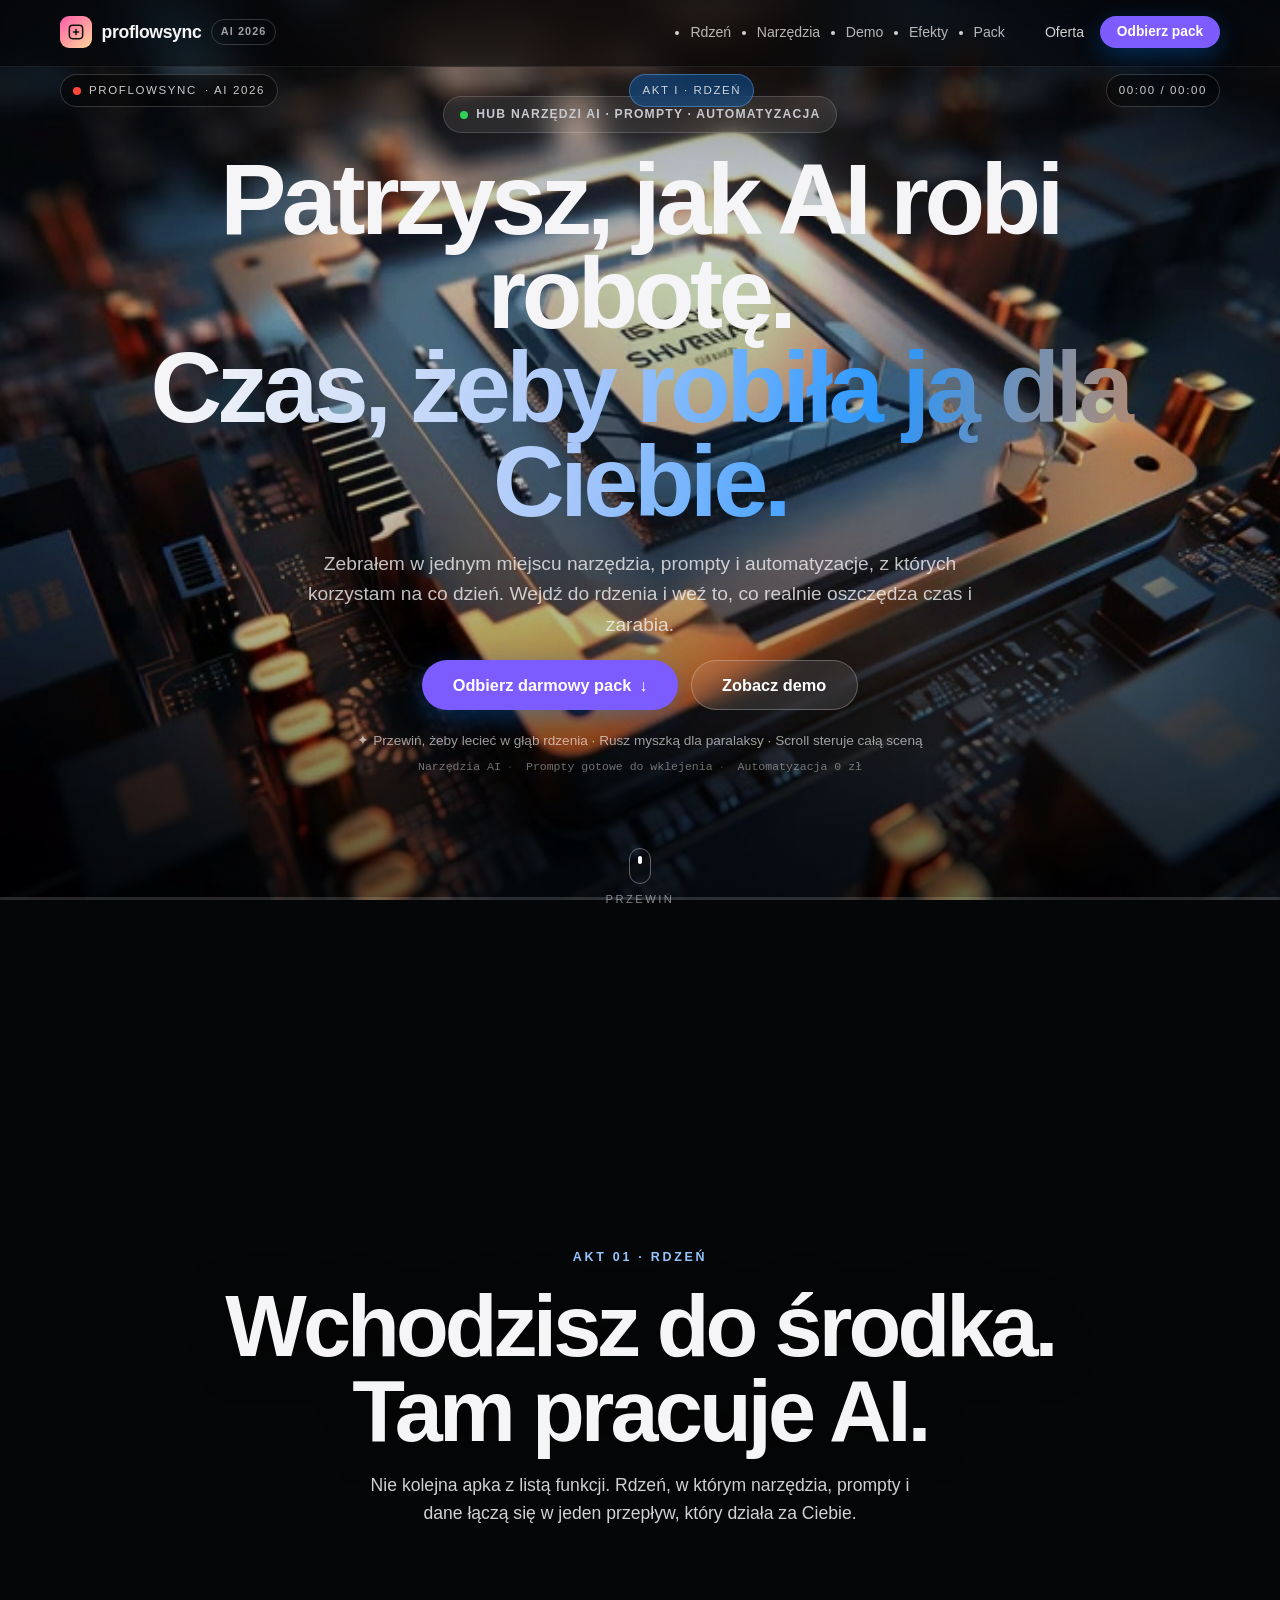
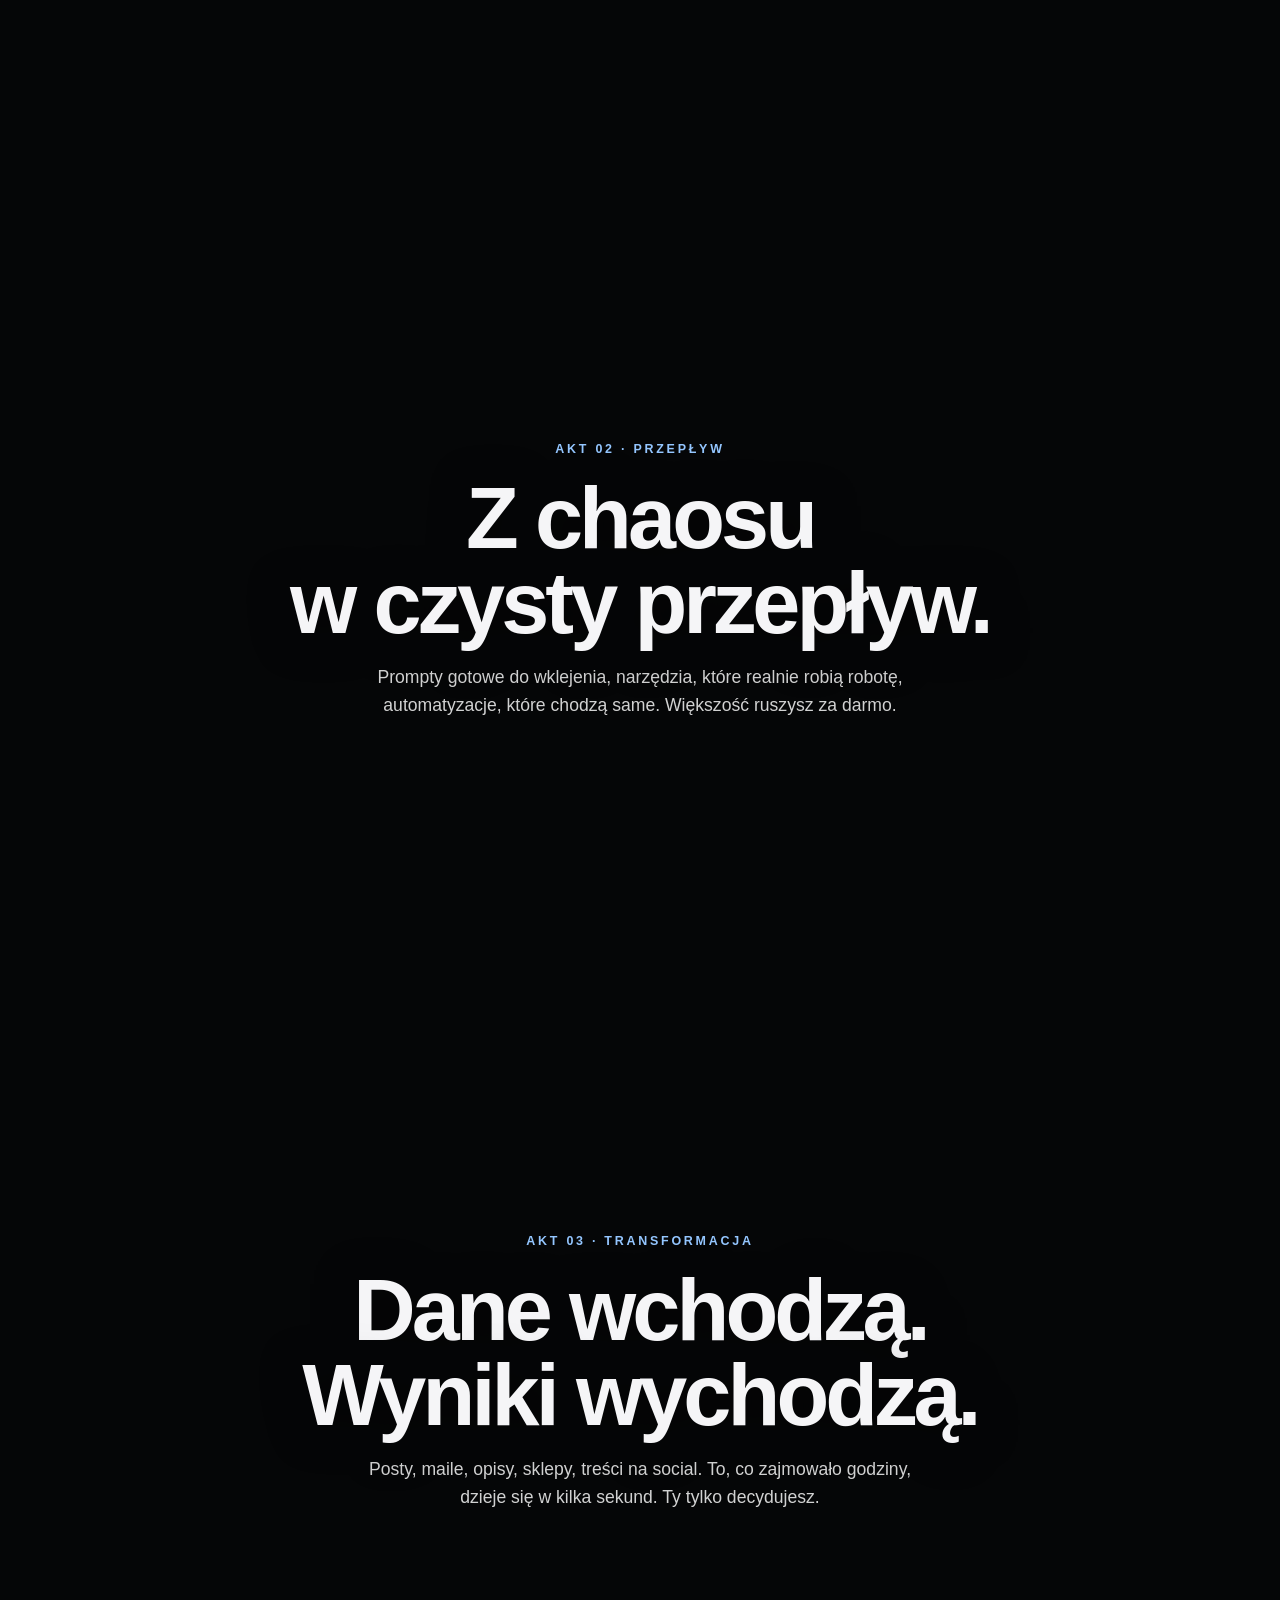
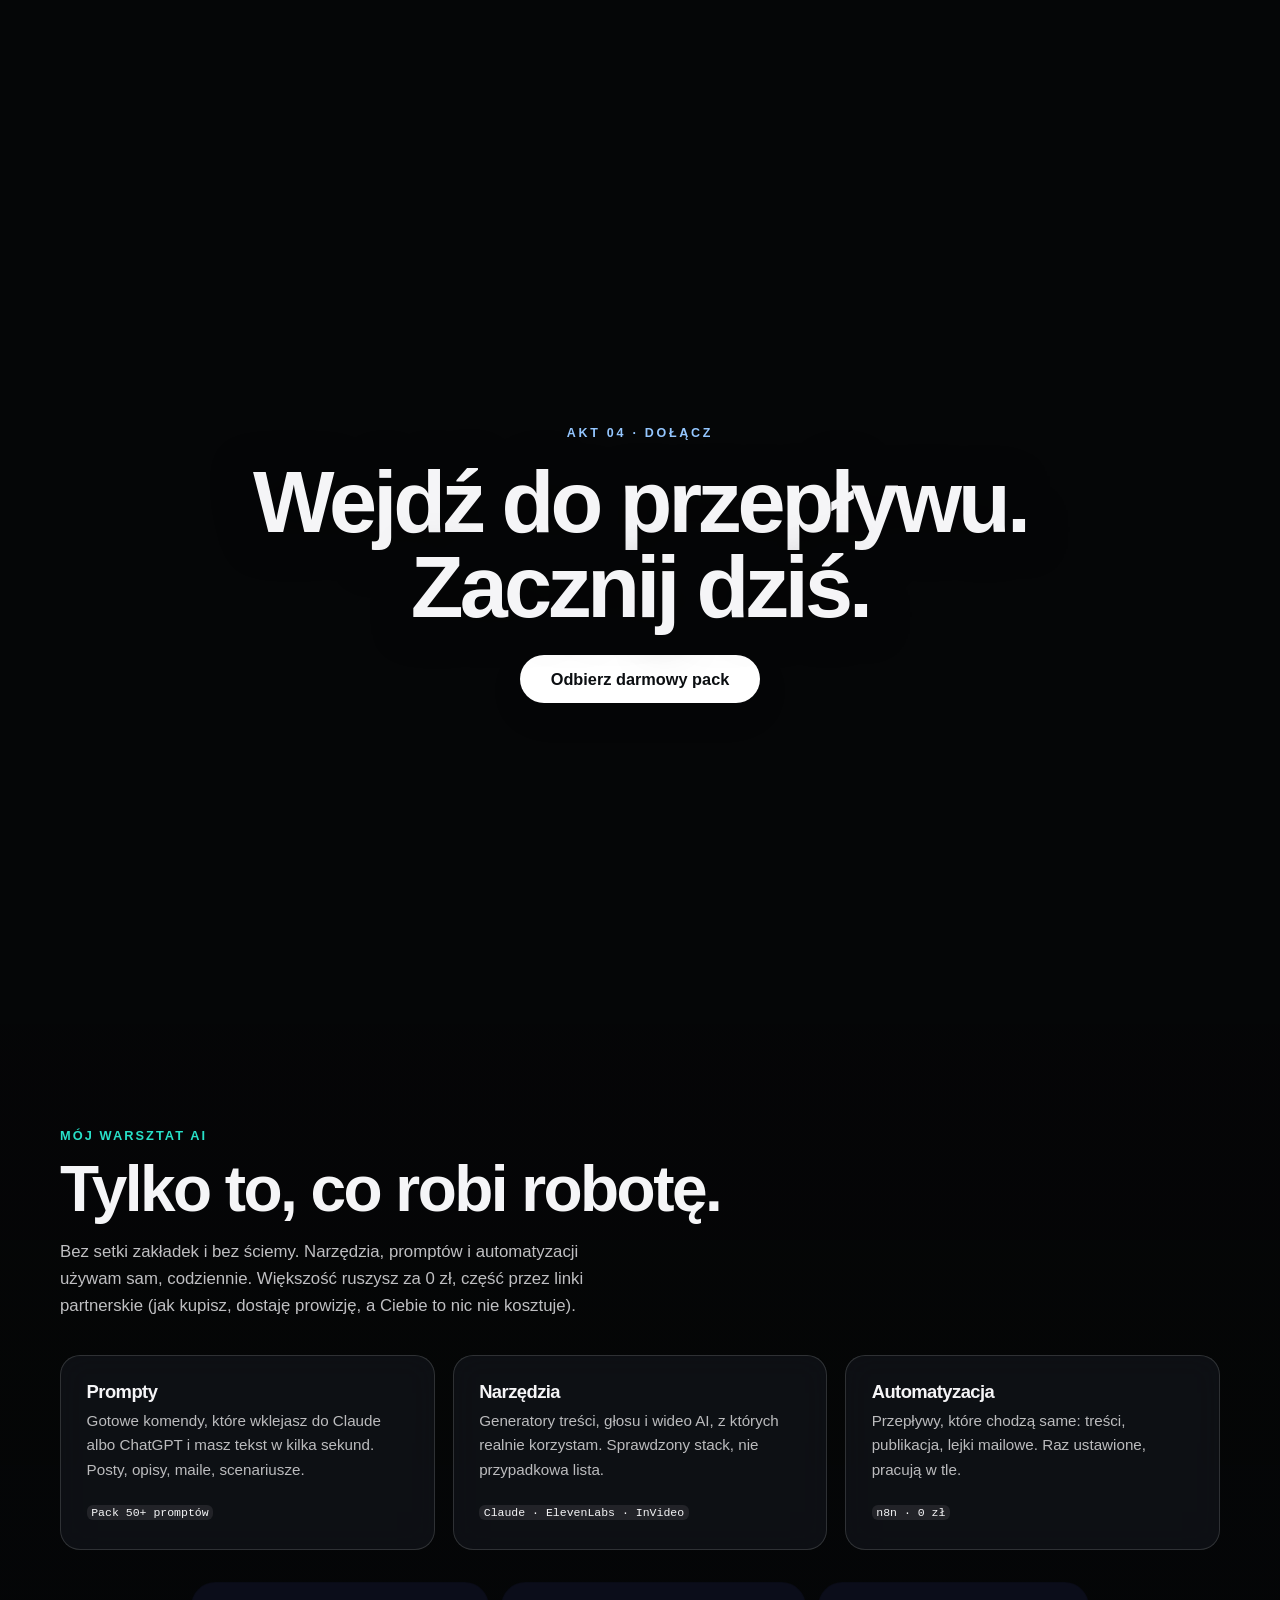
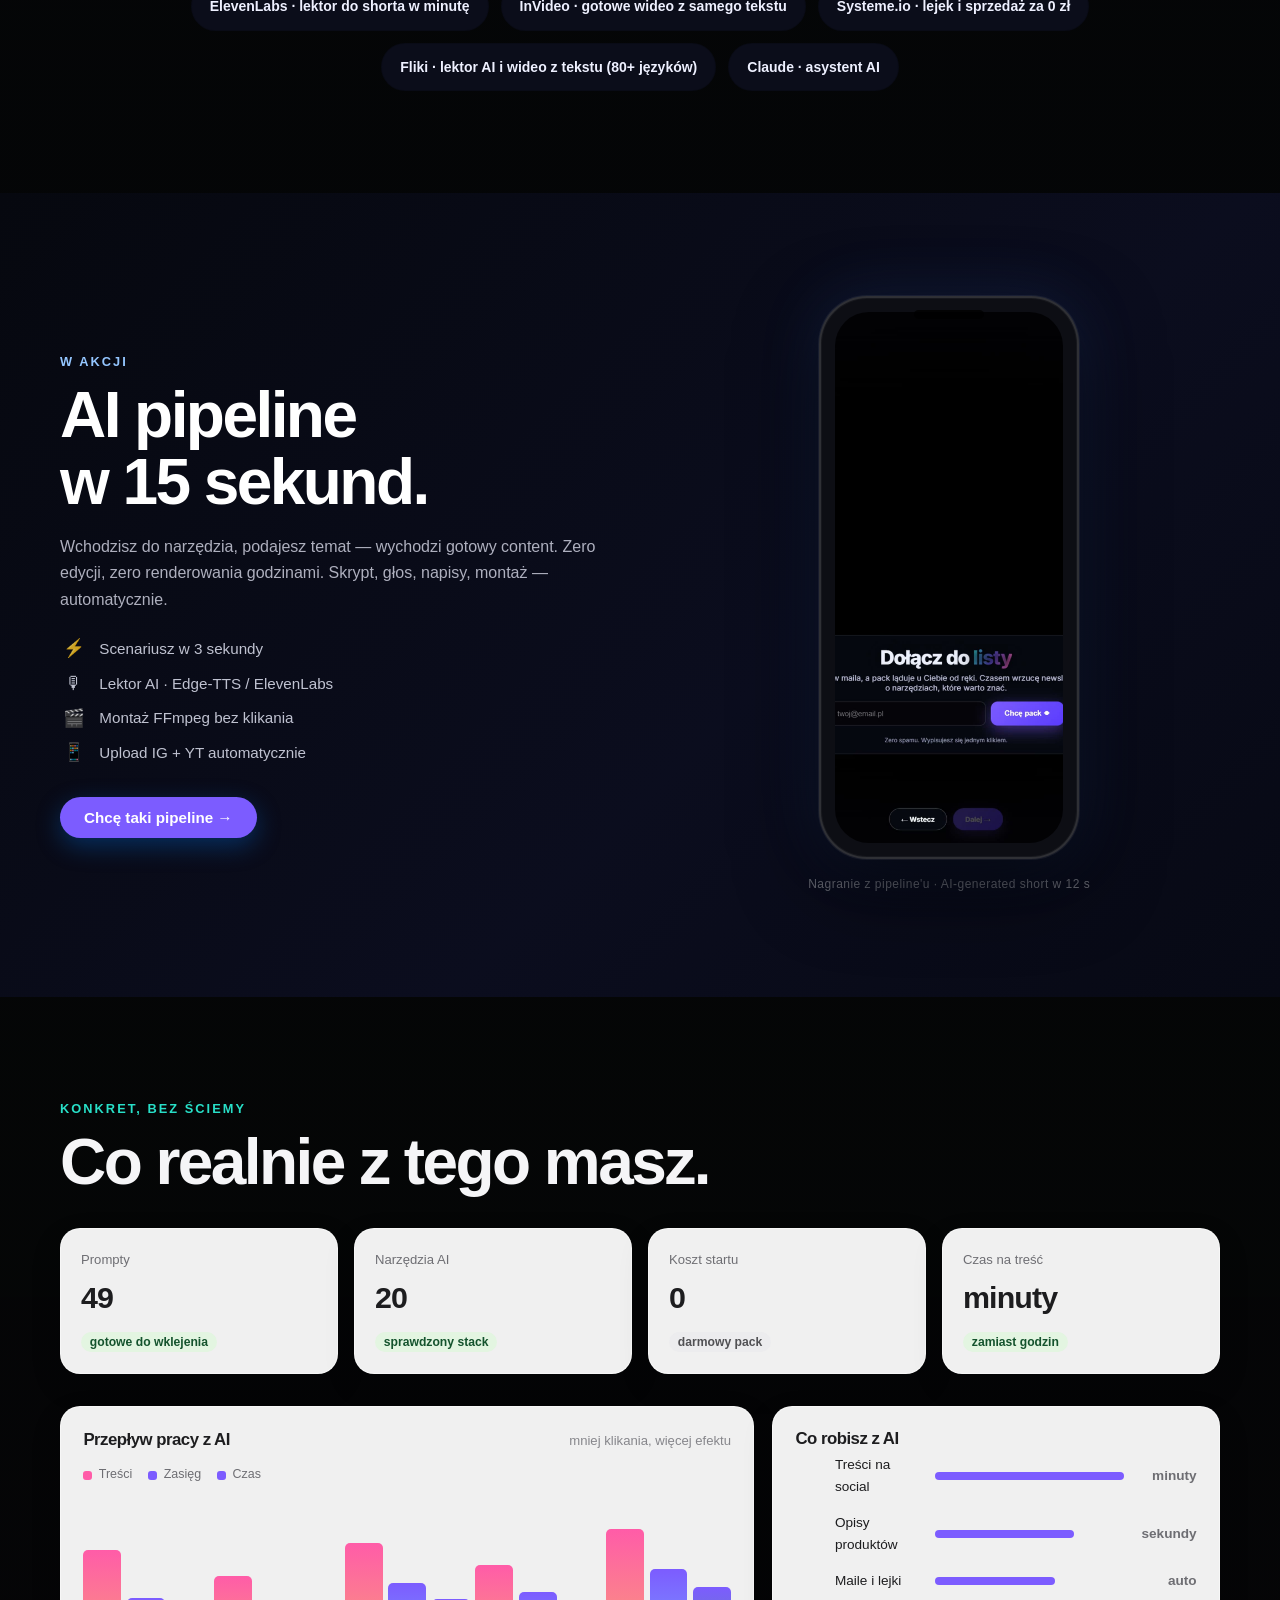
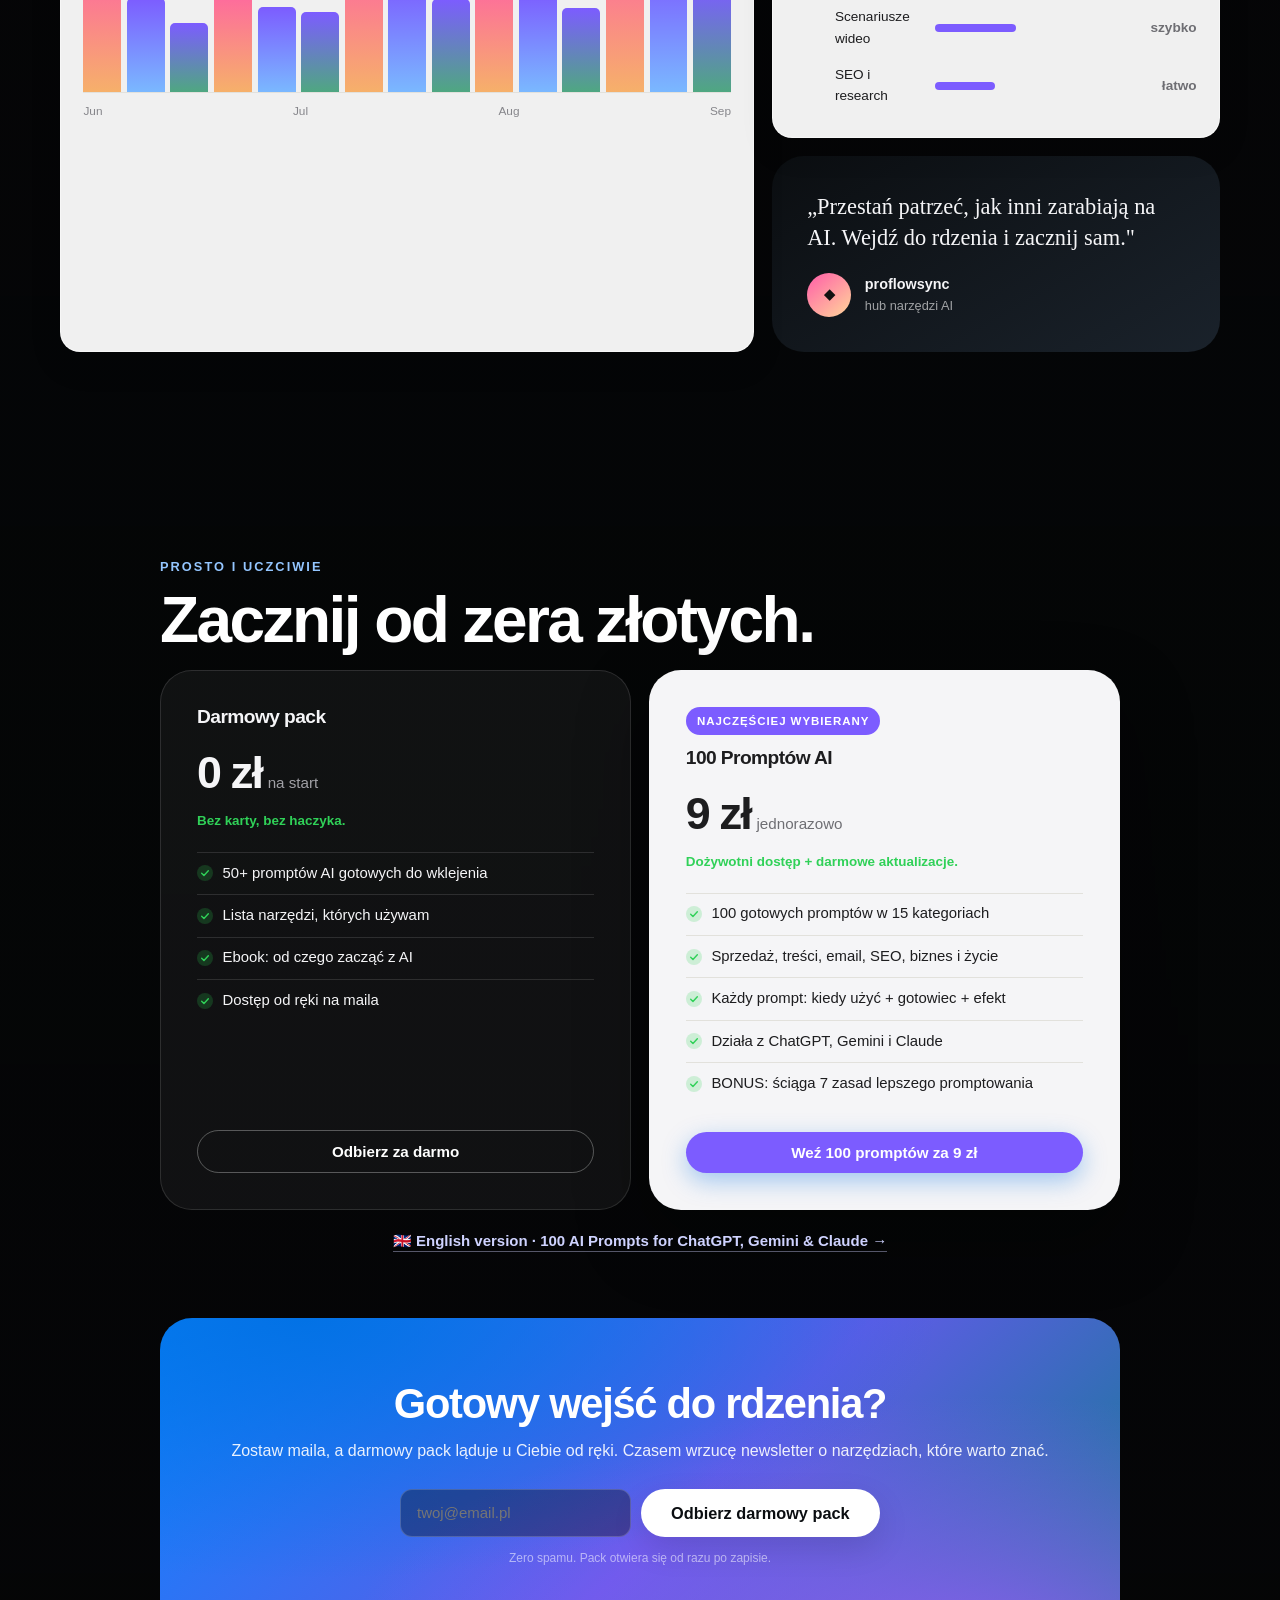
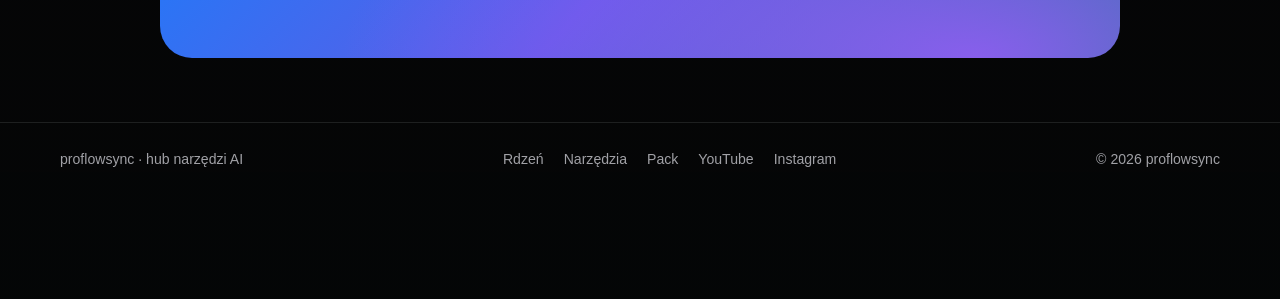
<file: index.html>
<!DOCTYPE html>
<html lang="en" class="no-js">
<head>
  <meta charset="UTF-8" />
  <meta name="viewport" content="width=device-width, initial-scale=1, viewport-fit=cover" />
  <title>proflowsync — wejdź do rdzenia AI</title>
  <meta name="description" content="proflowsync: hub narzędzi AI, promptów i automatyzacji. Wejdź do rdzenia, weź to, co robi robotę za Ciebie, i zacznij zarabiać z AI." />
  <meta name="theme-color" content="#05060d" />

  <!-- Social / Open Graph preview -->
  <meta property="og:type" content="website" />
  <meta property="og:title" content="proflowsync — wejdź do rdzenia AI" />
  <meta property="og:description" content="Hub narzędzi AI, promptów i automatyzacji. Cinematic lot w głąb rdzenia, który pracuje za Ciebie." />
  <meta property="og:image" content="https://proflowsync.github.io/proflowsync-bio/hero.png" />
  <meta property="og:url" content="https://proflowsync.github.io/proflowsync-bio/" />
  <meta name="twitter:card" content="summary_large_image" />
  <meta name="twitter:title" content="proflowsync — wejdź do rdzenia AI" />
  <meta name="twitter:description" content="Hub narzędzi AI, promptów i automatyzacji. Rdzeń, który pracuje za Ciebie." />
  <meta name="twitter:image" content="https://proflowsync.github.io/proflowsync-bio/hero.png" />

  <link rel="icon" href="assets/favicon.svg" type="image/svg+xml" />
  <link rel="preload" as="video" href="assets/media/scrub-film.mp4" type="video/mp4" />
  <link rel="stylesheet" href="assets/css/styles.css?v=2" />
  <script>document.documentElement.classList.replace('no-js','js');</script>

  <!-- Libraries vendored locally — no runtime CDN. Re-run: node scripts/vendor-libs.mjs -->
  <script src="assets/vendor/gsap/gsap.min.js"></script>
  <script src="assets/vendor/gsap/ScrollTrigger.min.js"></script>
  <script src="assets/vendor/lenis/lenis.min.js"></script>
  <script type="importmap">
  {
    "imports": {
      "three": "./assets/vendor/three/build/three.module.js",
      "three/addons/": "./assets/vendor/three/examples/jsm/"
    }
  }
  </script>
</head>
<body>
  <a class="skip-link" href="#main">Skip to main content</a>

  <!-- FULLSCREEN scroll-scrubbed film background: fixed behind the whole page.
       Drop your own film at assets/media/scrub-film.mp4, encoded ALL-INTRA 720p
       (keyframe every frame) so every scroll seek decodes a single frame instantly.
       4K long-GOP footage stalls ~1s per seek and flashes black. See README + skill/.
       The <video> is only a decoder; the canvas below is what you actually see. -->
  <div class="film-bg" aria-hidden="true">
    <video id="scrubVideo"
      class="film-bg__video"
      poster="assets/media/scrub-poster.jpg"
      muted playsinline preload="auto" disablepictureinpicture
      disableremoteplayback tabindex="-1"></video>
    <!-- Canvas film renderer: draws the video each frame and HOLDS the last
         good frame when a seek has no decoded data yet — so the fullscreen
         background can never flash black. -->
    <canvas id="filmCanvas" class="film-bg__canvas" aria-hidden="true"></canvas>
    <div class="film-bg__scrim"></div>
    <div class="film-bg__grain"></div>
  </div>

  <!-- Hero 3D (latający procesor/chip) usunięty 23.10 — nie pasował do strony.
       Kod initHero3D w main.js ma guard (brak #hero3d = grzecznie pomija). -->


  <!-- Fixed HUD + film progress (driven by the same full-page progress) -->
  <div class="film-hud" aria-hidden="true">
    <span class="hud__rec"><i></i> <span id="buildTag">proflowsync</span> · AI 2026</span>
    <span class="hud__act" id="hudAct">AKT I · RDZEŃ</span>
    <span class="hud__time" id="hudTime">00:00 / 00:00</span>
  </div>
  <div class="film-progress" aria-hidden="true"><span id="filmProgress"></span></div>

  <!-- Frosted premium nav -->
  <header class="site-header" id="top">
    <div class="container header__bar">
      <a class="brand" href="#top" aria-label="proflowsync home">
        <span class="brand__mark" aria-hidden="true">
          <svg viewBox="0 0 24 24" width="20" height="20" fill="none" stroke="currentColor" stroke-width="1.8" stroke-linecap="round" stroke-linejoin="round"><rect x="4" y="4" width="16" height="16" rx="4"/><path d="M9 12h6M12 9v6"/></svg>
        </span>
        <span class="brand__name">proflowsync</span>
        <span class="brand__tag">AI 2026</span>
      </a>
      <nav class="nav" aria-label="Primary">
        <button class="nav__toggle" type="button" aria-expanded="false" aria-controls="primary-nav">
          <span class="sr-only">Toggle navigation</span>
          <span class="nav__bars" aria-hidden="true"></span>
        </button>
        <ul class="nav__list" id="primary-nav">
          <li><a href="#film">Rdzeń</a></li>
          <li><a href="#craft">Narzędzia</a></li>
          <li><a href="#demo">Demo</a></li>
          <li><a href="#metrics">Efekty</a></li>
          <li><a href="#pricing">Pack</a></li>
        </ul>
      </nav>
      <div class="header__right">
        <a class="header__signin" href="#pricing">Oferta</a>
        <a class="btn btn--primary btn--sm" href="#cta">Odbierz pack</a>
      </div>
    </div>
    <div class="scroll-progress" aria-hidden="true"><span id="scrollProgressBar"></span></div>
  </header>

  <main id="main">
    <!-- ============ HERO ============ -->
    <section class="hero" aria-labelledby="hero-title">
      <div class="hero__glow" aria-hidden="true"></div>


      <div class="container hero__inner">
        <p class="eyebrow eyebrow--glass"><span class="pulse-dot" aria-hidden="true"></span> Hub narzędzi AI &middot; Prompty &middot; Automatyzacja</p>
        <h1 class="hero__title" id="hero-title">
          <span class="hero__line">Patrzysz, jak AI robi robotę.</span>
          <span class="hero__line hero__gradient">Czas, żeby robiła ją dla Ciebie.</span>
        </h1>
        <p class="hero__lede">
          Zebrałem w jednym miejscu narzędzia, prompty i automatyzacje, z których korzystam na co dzień.
          Wejdź do rdzenia i weź to, co realnie oszczędza czas i zarabia.
        </p>
        <div class="hero__actions">
          <a class="btn btn--primary btn--lg" href="#cta">Odbierz darmowy pack <span aria-hidden="true">&darr;</span></a>
          <a class="btn btn--ghost btn--lg" href="#demo">Zobacz demo</a>
        </div>
        <div class="hero__meta">
          <div class="hero__hint"><span aria-hidden="true">✦</span> Przewiń, żeby lecieć w głąb rdzenia &middot; Rusz myszką dla paralaksy &middot; Scroll steruje całą sceną</div>
          <div class="hero__specs">
            <span>Narzędzia AI</span><i>·</i>
            <span>Prompty gotowe do wklejenia</span><i>·</i>
            <span>Automatyzacja 0 zł</span>
          </div>
        </div>
      </div>
      <div class="scroll-cue" aria-hidden="true"><span></span>Przewiń</div>
    </section>

    <!-- ============ FILM BEATS (scroll over the fixed fullscreen video) ============ -->
    <section class="scrub" id="film" aria-labelledby="film-title">
      <h2 id="film-title" class="sr-only">Scroll-driven film</h2>
      <div class="container">
        <!-- Large typography overlays — each scrolls over the fullscreen video -->
        <figure class="beat beat--1" data-beat>
          <blockquote><p class="beat__kicker">Akt 01 · Rdzeń</p><h3 class="beat__title">Wchodzisz do środka.<br />Tam pracuje AI.</h3><p class="beat__sub">Nie kolejna apka z listą funkcji. Rdzeń, w którym narzędzia, prompty i dane łączą się w jeden przepływ, który działa za Ciebie.</p></blockquote>
        </figure>
        <figure class="beat beat--2" data-beat>
          <blockquote><p class="beat__kicker">Akt 02 · Przepływ</p><h3 class="beat__title">Z chaosu<br />w czysty przepływ.</h3><p class="beat__sub">Prompty gotowe do wklejenia, narzędzia, które realnie robią robotę, automatyzacje, które chodzą same. Większość ruszysz za darmo.</p></blockquote>
        </figure>
        <figure class="beat beat--3" data-beat>
          <blockquote><p class="beat__kicker">Akt 03 · Transformacja</p><h3 class="beat__title">Dane wchodzą.<br />Wyniki wychodzą.</h3><p class="beat__sub">Posty, maile, opisy, sklepy, treści na social. To, co zajmowało godziny, dzieje się w kilka sekund. Ty tylko decydujesz.</p></blockquote>
        </figure>
        <figure class="beat beat--4" data-beat>
          <blockquote><p class="beat__kicker">Akt 04 · Dołącz</p><h3 class="beat__title">Wejdź do przepływu.<br />Zacznij dziś.</h3><p class="beat__cta"><a class="btn btn--light btn--lg" href="#cta">Odbierz darmowy pack</a></p></blockquote>
        </figure>
      </div>
      <p class="sr-only" id="scrubFallbackNote">If motion is reduced or video cannot load, a static poster and full text remain readable.</p>
    </section>

    <!-- ============ CRAFT / 3D provenance ============ -->
    <section class="section section--light" id="craft" aria-labelledby="craft-title">
      <div class="container">
        <p class="section__eyebrow">Mój warsztat AI</p>
        <h2 class="section__title section__title--xl" id="craft-title">Tylko to, co robi robotę.</h2>
        <p class="section__lede">Bez setki zakładek i bez ściemy. Narzędzia, promptów i automatyzacji używam sam, codziennie. Większość ruszysz za 0 zł, część przez linki partnerskie (jak kupisz, dostaję prowizję, a Ciebie to nic nie kosztuje).</p>
        <div class="grid grid--3">
          <article class="card card--dark reveal"><h3>Prompty</h3><p>Gotowe komendy, które wklejasz do Claude albo ChatGPT i masz tekst w kilka sekund. Posty, opisy, maile, scenariusze.</p><code>Pack 50+ promptów</code></article>
          <article class="card card--dark reveal"><h3>Narzędzia</h3><p>Generatory treści, głosu i wideo AI, z których realnie korzystam. Sprawdzony stack, nie przypadkowa lista.</p><code>Claude · ElevenLabs · InVideo</code></article>
          <article class="card card--dark reveal"><h3>Automatyzacja</h3><p>Przepływy, które chodzą same: treści, publikacja, lejki mailowe. Raz ustawione, pracują w tle.</p><code>n8n · 0 zł</code></article>
        </div>
        <div class="tool-links reveal" style="display:flex;flex-wrap:wrap;gap:12px;justify-content:center;margin-top:32px">
          <a href="https://try.elevenlabs.io/8pf4y0b3ggrt" target="_blank" rel="noopener sponsored" style="padding:12px 18px;border-radius:999px;background:#0b0d1a;color:#eef0ff;text-decoration:none;font-weight:600;font-size:14px;border:1px solid rgba(0,0,0,.14)">ElevenLabs · lektor do shorta w minutę</a>
          <a href="https://invideo.sjv.io/c/7472459/883681/12258" target="_blank" rel="noopener sponsored" style="padding:12px 18px;border-radius:999px;background:#0b0d1a;color:#eef0ff;text-decoration:none;font-weight:600;font-size:14px;border:1px solid rgba(0,0,0,.14)">InVideo · gotowe wideo z samego tekstu</a>
          <a href="https://www.systeme.io/?sa=sa02764167884a74869326426ca729e008af9b332d" target="_blank" rel="noopener sponsored" style="padding:12px 18px;border-radius:999px;background:#0b0d1a;color:#eef0ff;text-decoration:none;font-weight:600;font-size:14px;border:1px solid rgba(0,0,0,.14)">Systeme.io · lejek i sprzedaż za 0 zł</a>
          <a href="https://fliki.ai/?via=piotr-sysak" target="_blank" rel="noopener sponsored" style="padding:12px 18px;border-radius:999px;background:#0b0d1a;color:#eef0ff;text-decoration:none;font-weight:600;font-size:14px;border:1px solid rgba(0,0,0,.14)">Fliki · lektor AI i wideo z tekstu (80+ języków)</a>
          <a href="https://claude.ai" target="_blank" rel="noopener" style="padding:12px 18px;border-radius:999px;background:#0b0d1a;color:#eef0ff;text-decoration:none;font-weight:600;font-size:14px;border:1px solid rgba(0,0,0,.14)">Claude · asystent AI</a>
        </div>
      </div>
    </section>

    <!-- ============ DEMO ============ -->
    <section class="section section--dark demo-section" id="demo" aria-labelledby="demo-title">
      <div class="container demo-wrap">
        <div class="demo__copy reveal">
          <p class="section__eyebrow section__eyebrow--light">W akcji</p>
          <h2 class="section__title section__title--xl section__title--light" id="demo-title">AI pipeline<br>w 15 sekund.</h2>
          <p class="demo__lede">Wchodzisz do narzędzia, podajesz temat — wychodzi gotowy content. Zero edycji, zero renderowania godzinami. Skrypt, głos, napisy, montaż — automatycznie.</p>
          <ul class="demo__list">
            <li><span class="demo__icon">⚡</span>Scenariusz w 3 sekundy</li>
            <li><span class="demo__icon">🎙</span>Lektor AI · Edge-TTS / ElevenLabs</li>
            <li><span class="demo__icon">🎬</span>Montaż FFmpeg bez klikania</li>
            <li><span class="demo__icon">📱</span>Upload IG + YT automatycznie</li>
          </ul>
          <a class="btn btn--primary" href="#cta">Chcę taki pipeline &rarr;</a>
        </div>
        <div class="demo__phone reveal">
          <div class="phone-frame">
            <div class="phone-frame__notch" aria-hidden="true"></div>
            <div class="phone-frame__screen">
              <video class="phone-frame__video"
                poster="assets/media/demo-poster.jpg"
                autoplay loop muted playsinline
                disablepictureinpicture tabindex="-1"
                aria-label="Demo pipeline ProFlowSync">
                <source src="assets/media/demo.mp4" type="video/mp4">
              </video>
            </div>
          </div>
          <p class="demo__caption">Nagranie z pipeline'u · AI-generated short w 12 s</p>
        </div>
      </div>
    </section>

    <!-- ============ METRICS ============ -->
    <section class="section section--cream" id="metrics" aria-labelledby="metrics-title">
      <div class="container">
        <p class="section__eyebrow">Konkret, bez ściemy</p>
        <h2 class="section__title section__title--xl" id="metrics-title">Co realnie z tego masz.</h2>
        <dl class="kpis kpis--light" aria-label="Kluczowe liczby">
          <div class="kpi reveal"><dt>Prompty</dt><dd><span class="kpi__value" data-count-to="50" data-format="compact">50+</span></dd><span class="trend trend--up">gotowe do wklejenia</span></div>
          <div class="kpi reveal"><dt>Narzędzia AI</dt><dd><span class="kpi__value" data-count-to="20" data-format="compact">20+</span></dd><span class="trend trend--up">sprawdzony stack</span></div>
          <div class="kpi reveal"><dt>Koszt startu</dt><dd><span class="kpi__value" data-count-to="0" data-prefix="" data-format="compact">0 zł</span></dd><span class="trend trend--flat">darmowy pack</span></div>
          <div class="kpi reveal"><dt>Czas na treść</dt><dd><span class="kpi__value">minuty</span></dd><span class="trend trend--up">zamiast godzin</span></div>
        </dl>
        <div class="bento">
          <article class="panel panel--chart reveal">
            <header class="panel__head"><h3>Przepływ pracy z AI</h3><p>mniej klikania, więcej efektu</p></header>
            <div class="legend"><span class="legend__item legend__item--revenue">Treści</span><span class="legend__item legend__item--users">Zasięg</span><span class="legend__item legend__item--sessions">Czas</span></div>
            <div class="chart" role="img" aria-label="Rosnący przepływ treści i zasięgu dzięki automatyzacji AI">
              <span class="chart__bar chart__bar--revenue" style="--h:78%"></span><span class="chart__bar chart__bar--users" style="--h:52%"></span><span class="chart__bar chart__bar--sessions" style="--h:38%"></span><span class="chart__bar chart__bar--revenue" style="--h:64%"></span><span class="chart__bar chart__bar--users" style="--h:47%"></span><span class="chart__bar chart__bar--sessions" style="--h:44%"></span><span class="chart__bar chart__bar--revenue" style="--h:82%"></span><span class="chart__bar chart__bar--users" style="--h:60%"></span><span class="chart__bar chart__bar--sessions" style="--h:51%"></span><span class="chart__bar chart__bar--revenue" style="--h:70%"></span><span class="chart__bar chart__bar--users" style="--h:55%"></span><span class="chart__bar chart__bar--sessions" style="--h:46%"></span><span class="chart__bar chart__bar--revenue" style="--h:90%"></span><span class="chart__bar chart__bar--users" style="--h:68%"></span><span class="chart__bar chart__bar--sessions" style="--h:58%"></span>
            </div>
            <div class="chart__axis" aria-hidden="true"><span>Jun</span><span>Jul</span><span>Aug</span><span>Sep</span></div>
          </article>
          <div class="bento__side">
            <article class="panel reveal"><h3>Co robisz z AI</h3><ul class="bars"><li><span>Treści na social</span><i style="--w:92%"></i><b>minuty</b></li><li><span>Opisy produktów</span><i style="--w:71%"></i><b>sekundy</b></li><li><span>Maile i lejki</span><i style="--w:54%"></i><b>auto</b></li><li><span>Scenariusze wideo</span><i style="--w:40%"></i><b>szybko</b></li><li><span>SEO i research</span><i style="--w:28%"></i><b>łatwo</b></li></ul></article>
            <article class="quote quote--compact reveal"><p>„Przestań patrzeć, jak inni zarabiają na AI. Wejdź do rdzenia i zacznij sam."</p><footer><span class="quote__avatar" aria-hidden="true">◆</span><cite><strong>proflowsync</strong><span>hub narzędzi AI</span></cite></footer></article>
          </div>
        </div>
      </div>
    </section>

    <!-- ============ PRICING ============ -->
    <section class="section section--dark" id="pricing" aria-labelledby="pricing-title">
      <div class="container container--narrow">
        <p class="section__eyebrow section__eyebrow--light">Prosto i uczciwie</p>
        <h2 class="section__title section__title--xl section__title--light" id="pricing-title">Zacznij od zera złotych.</h2>
        <div class="grid grid--2 pricing">
          <article class="plan reveal"><h3>Darmowy pack</h3><p class="plan__price"><span class="plan__amount">0 zł</span><span class="plan__period">na start</span></p><p class="plan__note">Bez karty, bez haczyka.</p><ul class="plan__list"><li>50+ promptów AI gotowych do wklejenia</li><li>Lista narzędzi, których używam</li><li>Ebook: od czego zacząć z AI</li><li>Dostęp od ręki na maila</li></ul><a class="btn btn--outline" href="#cta">Odbierz za darmo</a></article>
          <article class="plan plan--featured reveal"><p class="plan__badge">Najczęściej wybierany</p><h3>100 Promptów AI</h3><p class="plan__price"><span class="plan__amount">9 zł</span><span class="plan__period">jednorazowo</span></p><p class="plan__note">Dożywotni dostęp + darmowe aktualizacje.</p><ul class="plan__list"><li>100 gotowych promptów w 15 kategoriach</li><li>Sprzedaż, treści, email, SEO, biznes i życie</li><li>Każdy prompt: kiedy użyć + gotowiec + efekt</li><li>Działa z ChatGPT, Gemini i Claude</li><li>BONUS: ściąga 7 zasad lepszego promptowania</li></ul><a class="btn btn--primary" href="https://proflowsync.gumroad.com/l/promptyai" target="_blank" rel="noopener">Weź 100 promptów za 9 zł</a></article>
        </div>
        <p style="text-align:center;margin:18px 0 0"><a href="https://proflowsync.gumroad.com/l/aiprompts" target="_blank" rel="noopener" style="color:#cfd3ff;text-decoration:none;font-weight:600;font-size:15px;border-bottom:1px solid rgba(207,211,255,.4);padding-bottom:2px">🇬🇧 English version · 100 AI Prompts for ChatGPT, Gemini &amp; Claude &rarr;</a></p>
        <section class="cta reveal" id="cta" aria-labelledby="cta-title"><h2 id="cta-title">Gotowy wejść do rdzenia?</h2><p>Zostaw maila, a darmowy pack ląduje u Ciebie od ręki. Czasem wrzucę newsletter o narzędziach, które warto znać.</p>
          <form action="https://api.web3forms.com/submit" method="POST" style="display:flex;gap:10px;flex-wrap:wrap;justify-content:center;max-width:480px;margin:20px auto 0">
            <input type="hidden" name="access_key" value="27f9ef62-8feb-4cd6-8af3-c9d4be99a050">
            <input type="hidden" name="subject" value="Nowy zapis — ProFlowSync">
            <input type="hidden" name="redirect" value="https://proflowsync.github.io/proflowsync-bio/pack.html">
            <input type="hidden" name="botcheck" style="display:none">
            <input type="email" name="email" placeholder="twoj@email.pl" required aria-label="Twój email" style="flex:1;min-width:220px;padding:14px 16px;border-radius:12px;border:1px solid rgba(255,255,255,.18);background:rgba(0,0,0,.35);color:#eef0ff;font-size:15px;outline:none">
            <button class="btn btn--light btn--lg" type="submit">Odbierz darmowy pack</button>
          </form>
          <p style="font-size:12px;opacity:.6;margin-top:12px">Zero spamu. Pack otwiera się od razu po zapisie.</p>
        </section>
      </div>
      <footer class="site-footer"><div class="container site-footer__bar"><p><span class="brand__name">proflowsync</span> · hub narzędzi AI</p><nav aria-label="Footer"><a href="#film">Rdzeń</a><a href="#craft">Narzędzia</a><a href="#pricing">Pack</a><a href="https://www.youtube.com/@proflowsync" target="_blank" rel="noopener">YouTube</a><a href="https://www.instagram.com/proflowsync" target="_blank" rel="noopener">Instagram</a></nav><p class="site-footer__copy">© <span id="year">2026</span> proflowsync</p></div></footer>
    </section>
  </main>

  <noscript><div class="noscript">This experience needs JavaScript for scroll-scrubbed video and the 3D hero. The copy above remains fully readable.</div></noscript>
  <script src="assets/js/main.js?v=8" defer></script>
  <!-- GoatCounter — darmowy licznik ruchu (ten sam co bio-hub, lapie utm_source z linkow w opisach) -->
  <script data-goatcounter="https://proflowsync.goatcounter.com/count" async src="//gc.zgo.at/count.js"></script>
  <!-- POMIAR KLIKNIEC W REFKI: kazde klikniecie w link partnerski (rel~=sponsored) leci do GoatCounter
       jako event. Wtedy w panelu widac KTORY link realnie klikaja (klucz do optymalizacji przychodu). -->
  <script>
    document.addEventListener('click', function (e) {
      var a = e.target.closest && e.target.closest('a[rel~="sponsored"]');
      if (!a) return;
      var nm = (a.textContent || a.href).trim().slice(0, 60);
      function send() {
        if (window.goatcounter && window.goatcounter.count) {
          window.goatcounter.count({ path: 'klik-refka/' + nm, title: 'Klik refka: ' + nm, event: true });
        }
      }
      send();
    }, true);
  </script>
</body>
</html>
</file>
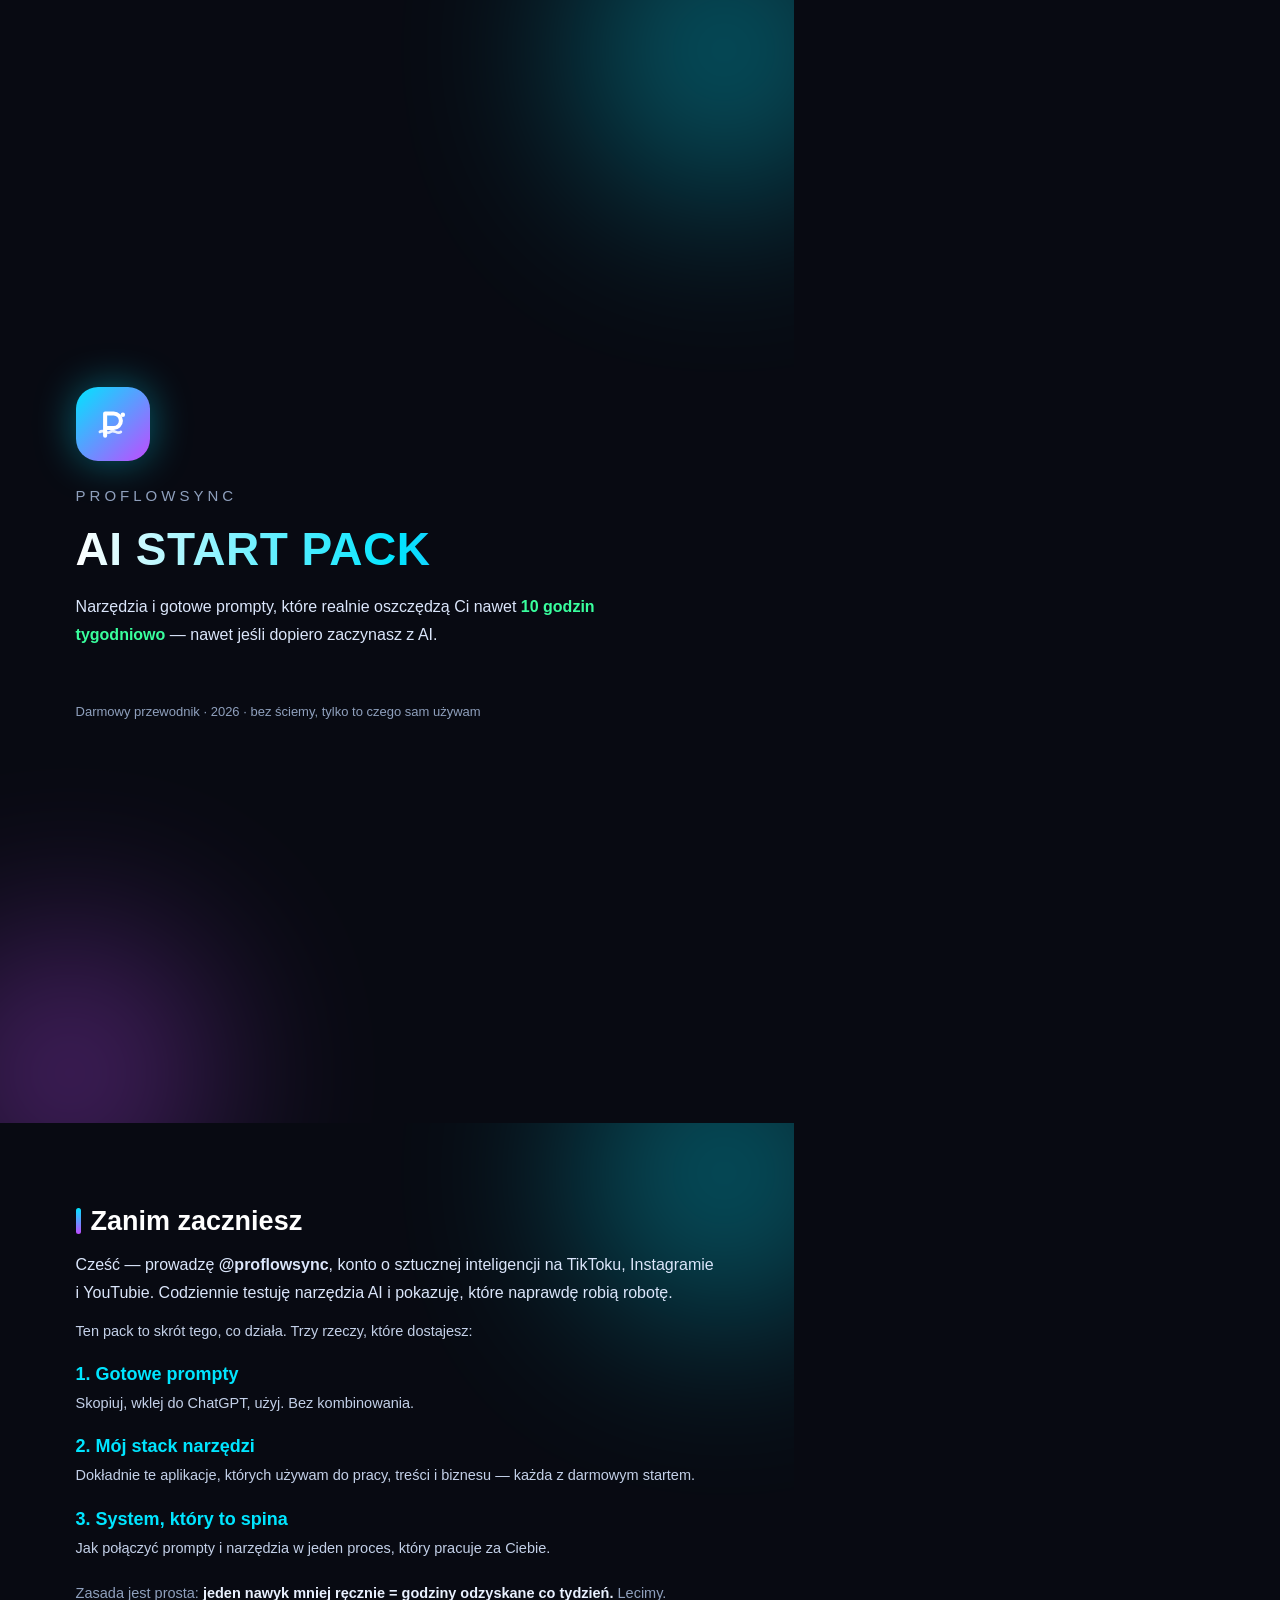
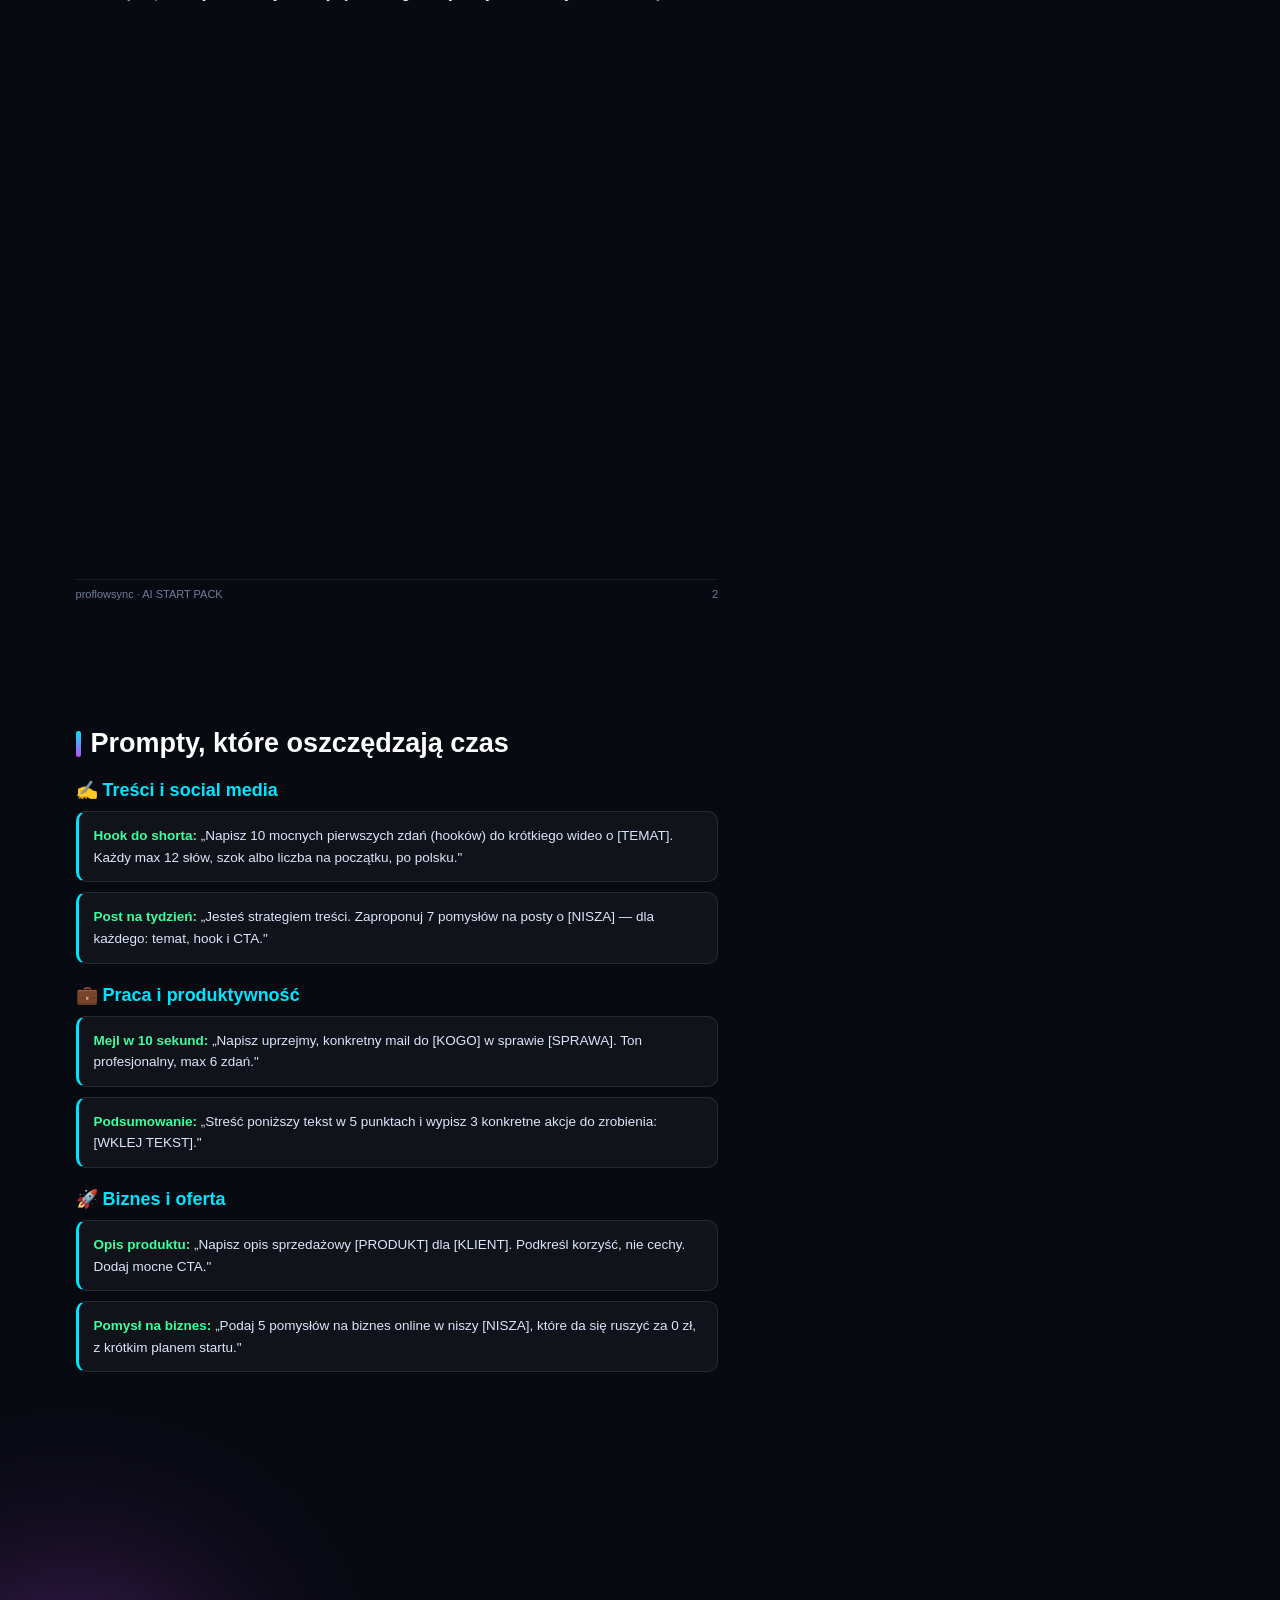
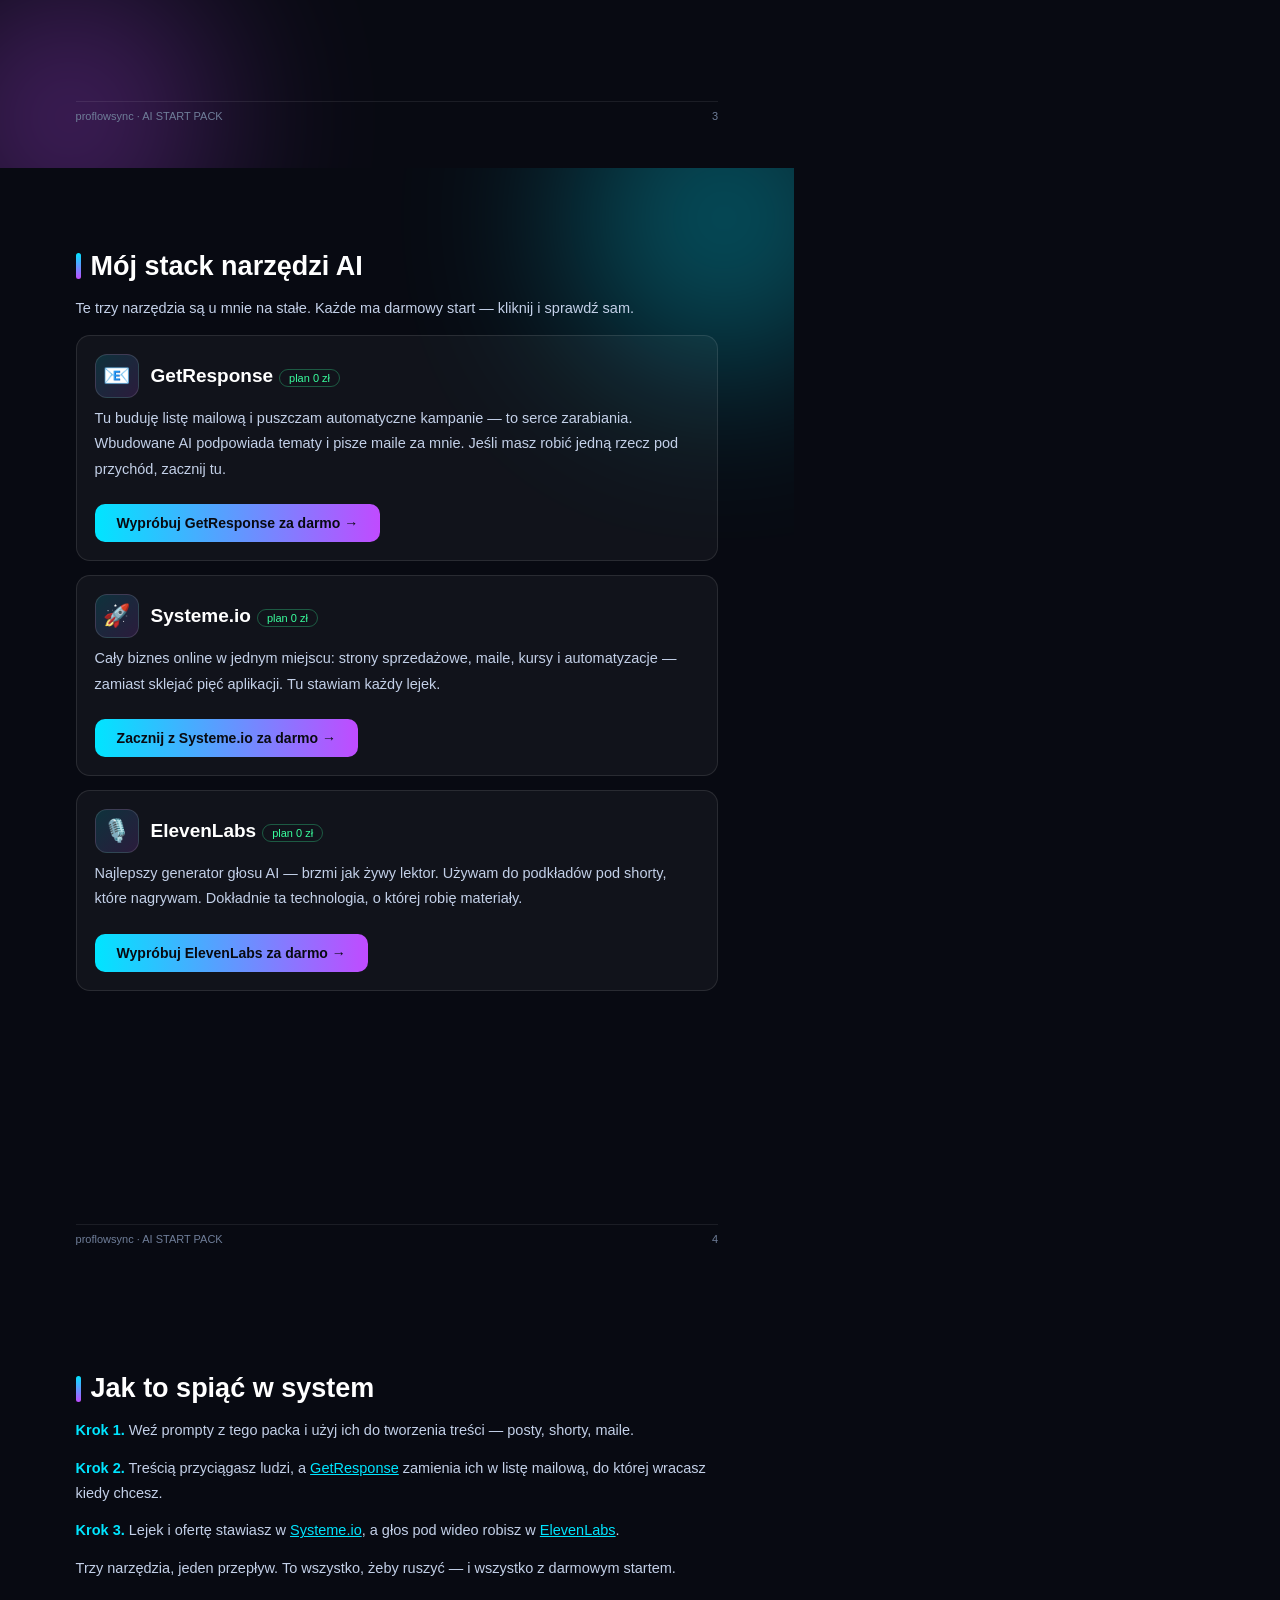
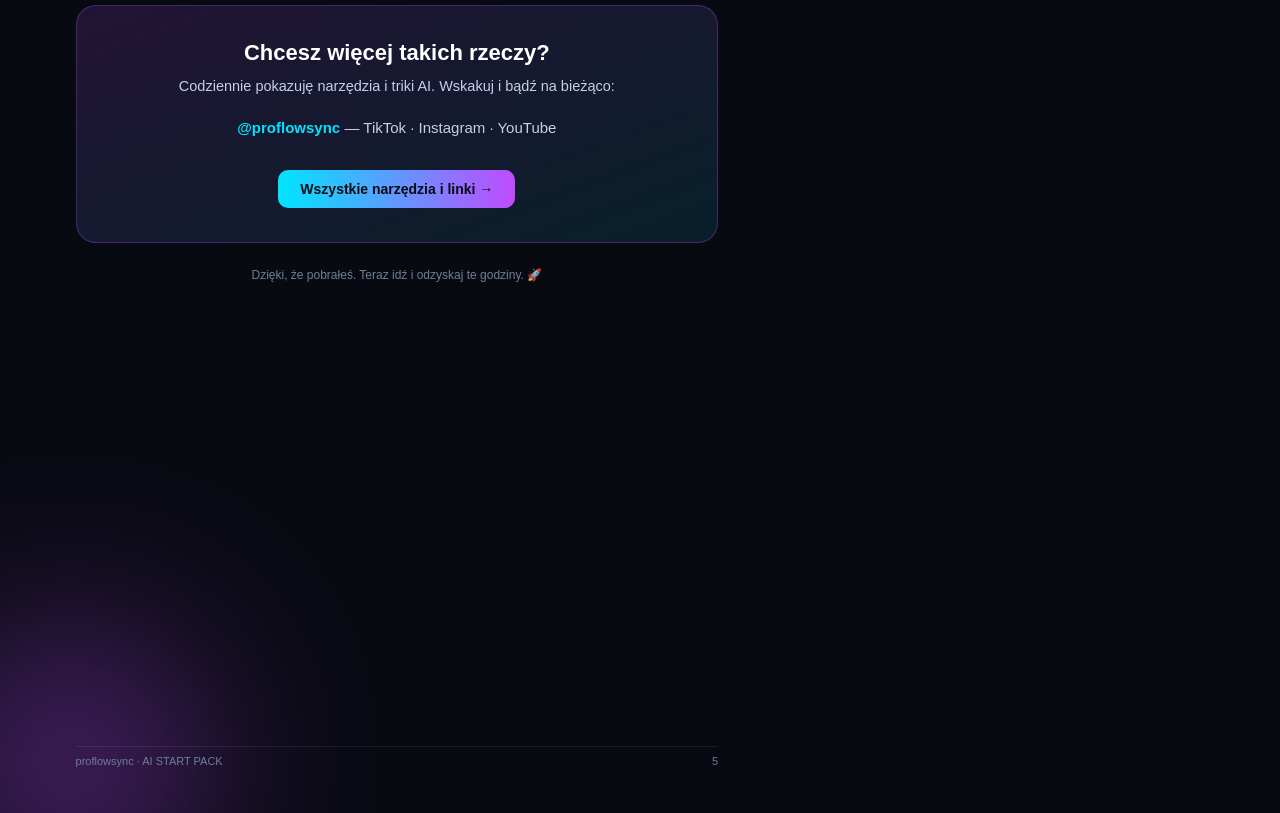
<file: ebook.html>
<!DOCTYPE html>
<html lang="pl">
<head>
<meta charset="UTF-8">
<title>AI START PACK — proflowsync</title>
<style>
  @page{size:A4;margin:0;}
  *{margin:0;padding:0;box-sizing:border-box;}
  body{font-family:-apple-system,'Segoe UI',Roboto,sans-serif;color:#e9f1ff;background:#080a12;}
  .page{width:210mm;min-height:297mm;padding:22mm 20mm;position:relative;overflow:hidden;
    page-break-after:always;background:#080a12;}
  .page:last-child{page-break-after:auto;}
  .glow{position:absolute;border-radius:50%;filter:blur(90px);opacity:.35;z-index:0;}
  .g1{width:300px;height:300px;background:#00e5ff;top:-100px;right:-80px;}
  .g2{width:280px;height:280px;background:#c04bff;bottom:-90px;left:-70px;}
  .ct{position:relative;z-index:2;}
  h1{font-size:46px;font-weight:800;line-height:1.1;letter-spacing:.5px;
    background:linear-gradient(90deg,#fff,#00e5ff,#c04bff);-webkit-background-clip:text;background-clip:text;color:transparent;}
  h2{font-size:27px;font-weight:800;margin:0 0 14px;color:#fff;display:flex;align-items:center;gap:10px;}
  h2 .bar{width:5px;height:26px;border-radius:3px;background:linear-gradient(#00e5ff,#c04bff);}
  h3{font-size:18px;color:#00e5ff;margin:20px 0 6px;}
  p{font-size:14.5px;line-height:1.75;color:#c3d0e8;margin:0 0 12px;}
  .lead{font-size:16px;color:#dbe6fb;}
  .brand{font-size:15px;letter-spacing:4px;text-transform:uppercase;color:#8fa0bd;margin-bottom:20px;}
  .logo{width:74px;height:74px;border-radius:22px;background:linear-gradient(135deg,#00e5ff,#c04bff);
    display:grid;place-items:center;margin-bottom:26px;box-shadow:0 0 40px rgba(0,229,255,.4);}
  .prompt{background:rgba(255,255,255,.04);border:1px solid rgba(255,255,255,.1);border-left:3px solid #00e5ff;
    border-radius:10px;padding:13px 15px;margin:10px 0;font-size:13.5px;line-height:1.6;color:#dbe6fb;}
  .prompt b{color:#39ff9e;}
  .tool{background:rgba(255,255,255,.04);border:1px solid rgba(255,255,255,.1);border-radius:14px;
    padding:18px;margin:14px 0;}
  .tool .th{display:flex;align-items:center;gap:12px;margin-bottom:8px;}
  .tool .ico{width:44px;height:44px;border-radius:12px;display:grid;place-items:center;font-size:22px;
    background:linear-gradient(135deg,rgba(0,229,255,.15),rgba(192,75,255,.15));border:1px solid rgba(255,255,255,.12);}
  .tool .nm{font-size:19px;font-weight:800;color:#fff;}
  .tool .free{font-size:11px;color:#39ff9e;border:1px solid rgba(57,255,158,.3);border-radius:99px;padding:2px 9px;margin-left:6px;}
  .btn{display:inline-block;margin-top:10px;font-weight:800;font-size:14px;color:#080a12;text-decoration:none;
    background:linear-gradient(90deg,#00e5ff,#c04bff);padding:11px 22px;border-radius:10px;}
  a{color:#00e5ff;}
  .foot{position:absolute;bottom:12mm;left:20mm;right:20mm;font-size:11px;color:#6f7e99;
    display:flex;justify-content:space-between;z-index:2;border-top:1px solid rgba(255,255,255,.08);padding-top:8px;}
  .center{display:flex;flex-direction:column;justify-content:center;min-height:253mm;}
  .big-cta{text-align:center;background:linear-gradient(160deg,rgba(192,75,255,.15),rgba(0,229,255,.1));
    border:1px solid rgba(192,75,255,.3);border-radius:20px;padding:34px;margin-top:24px;}
</style>
</head>
<body>

<!-- OKŁADKA -->
<div class="page">
  <div class="glow g1"></div><div class="glow g2"></div>
  <div class="ct center">
    <div class="logo">
      <svg width="42" height="42" viewBox="0 0 64 64" fill="none">
        <path d="M20 50V16h13a11 11 0 0 1 0 22H20" stroke="#fff" stroke-width="6.2" stroke-linecap="round" stroke-linejoin="round"/>
        <path d="M12 44c6-5 10 5 16 0s10 5 16 0" stroke="#fff" stroke-width="4" stroke-linecap="round" opacity=".85"/>
        <circle cx="47" cy="18" r="3.4" fill="#fff"/>
      </svg>
    </div>
    <div class="brand">proflowsync</div>
    <h1>AI START PACK</h1>
    <p class="lead" style="margin-top:18px;max-width:150mm">Narzędzia i gotowe prompty, które realnie oszczędzą Ci nawet <b style="color:#39ff9e">10 godzin tygodniowo</b> — nawet jeśli dopiero zaczynasz z AI.</p>
    <p style="margin-top:40px;color:#8fa0bd;font-size:13px">Darmowy przewodnik · 2026 · bez ściemy, tylko to czego sam używam</p>
  </div>
</div>

<!-- WSTĘP -->
<div class="page">
  <div class="glow g1"></div>
  <div class="ct">
    <h2><span class="bar"></span>Zanim zaczniesz</h2>
    <p class="lead">Cześć — prowadzę <b>@proflowsync</b>, konto o sztucznej inteligencji na TikToku, Instagramie i YouTubie. Codziennie testuję narzędzia AI i pokazuję, które naprawdę robią robotę.</p>
    <p>Ten pack to skrót tego, co działa. Trzy rzeczy, które dostajesz:</p>
    <h3>1. Gotowe prompty</h3>
    <p>Skopiuj, wklej do ChatGPT, użyj. Bez kombinowania.</p>
    <h3>2. Mój stack narzędzi</h3>
    <p>Dokładnie te aplikacje, których używam do pracy, treści i biznesu — każda z darmowym startem.</p>
    <h3>3. System, który to spina</h3>
    <p>Jak połączyć prompty i narzędzia w jeden proces, który pracuje za Ciebie.</p>
    <p style="margin-top:20px;color:#8fa0bd">Zasada jest prosta: <b style="color:#e9f1ff">jeden nawyk mniej ręcznie = godziny odzyskane co tydzień.</b> Lecimy.</p>
  </div>
  <div class="foot"><span>proflowsync · AI START PACK</span><span>2</span></div>
</div>

<!-- PROMPTY -->
<div class="page">
  <div class="glow g2"></div>
  <div class="ct">
    <h2><span class="bar"></span>Prompty, które oszczędzają czas</h2>
    <h3>✍️ Treści i social media</h3>
    <div class="prompt"><b>Hook do shorta:</b> „Napisz 10 mocnych pierwszych zdań (hooków) do krótkiego wideo o [TEMAT]. Każdy max 12 słów, szok albo liczba na początku, po polsku."</div>
    <div class="prompt"><b>Post na tydzień:</b> „Jesteś strategiem treści. Zaproponuj 7 pomysłów na posty o [NISZA] — dla każdego: temat, hook i CTA."</div>
    <h3>💼 Praca i produktywność</h3>
    <div class="prompt"><b>Mejl w 10 sekund:</b> „Napisz uprzejmy, konkretny mail do [KOGO] w sprawie [SPRAWA]. Ton profesjonalny, max 6 zdań."</div>
    <div class="prompt"><b>Podsumowanie:</b> „Streść poniższy tekst w 5 punktach i wypisz 3 konkretne akcje do zrobienia: [WKLEJ TEKST]."</div>
    <h3>🚀 Biznes i oferta</h3>
    <div class="prompt"><b>Opis produktu:</b> „Napisz opis sprzedażowy [PRODUKT] dla [KLIENT]. Podkreśl korzyść, nie cechy. Dodaj mocne CTA."</div>
    <div class="prompt"><b>Pomysł na biznes:</b> „Podaj 5 pomysłów na biznes online w niszy [NISZA], które da się ruszyć za 0 zł, z krótkim planem startu."</div>
  </div>
  <div class="foot"><span>proflowsync · AI START PACK</span><span>3</span></div>
</div>

<!-- NARZĘDZIA (AFILIACJE) -->
<div class="page">
  <div class="glow g1"></div>
  <div class="ct">
    <h2><span class="bar"></span>Mój stack narzędzi AI</h2>
    <p>Te trzy narzędzia są u mnie na stałe. Każde ma darmowy start — kliknij i sprawdź sam.</p>

    <div class="tool">
      <div class="th"><div class="ico">📧</div><div><span class="nm">GetResponse</span><span class="free">plan 0 zł</span></div></div>
      <p>Tu buduję listę mailową i puszczam automatyczne kampanie — to serce zarabiania. Wbudowane AI podpowiada tematy i pisze maile za mnie. Jeśli masz robić jedną rzecz pod przychód, zacznij tu.</p>
      <a class="btn" href="https://www.getresponse.com?a=XAhDjwqCGC">Wypróbuj GetResponse za darmo →</a>
    </div>

    <div class="tool">
      <div class="th"><div class="ico">🚀</div><div><span class="nm">Systeme.io</span><span class="free">plan 0 zł</span></div></div>
      <p>Cały biznes online w jednym miejscu: strony sprzedażowe, maile, kursy i automatyzacje — zamiast sklejać pięć aplikacji. Tu stawiam każdy lejek.</p>
      <a class="btn" href="https://www.systeme.io/?sa=sa02764167884a74869326426ca729e008af9b332d">Zacznij z Systeme.io za darmo →</a>
    </div>

    <div class="tool">
      <div class="th"><div class="ico">🎙️</div><div><span class="nm">ElevenLabs</span><span class="free">plan 0 zł</span></div></div>
      <p>Najlepszy generator głosu AI — brzmi jak żywy lektor. Używam do podkładów pod shorty, które nagrywam. Dokładnie ta technologia, o której robię materiały.</p>
      <a class="btn" href="https://try.elevenlabs.io/8pf4y0b3ggrt">Wypróbuj ElevenLabs za darmo →</a>
    </div>
  </div>
  <div class="foot"><span>proflowsync · AI START PACK</span><span>4</span></div>
</div>

<!-- SYSTEM + CTA -->
<div class="page">
  <div class="glow g2"></div>
  <div class="ct">
    <h2><span class="bar"></span>Jak to spiąć w system</h2>
    <p><b style="color:#00e5ff">Krok 1.</b> Weź prompty z tego packa i użyj ich do tworzenia treści — posty, shorty, maile.</p>
    <p><b style="color:#00e5ff">Krok 2.</b> Treścią przyciągasz ludzi, a <a href="https://www.getresponse.com?a=XAhDjwqCGC">GetResponse</a> zamienia ich w listę mailową, do której wracasz kiedy chcesz.</p>
    <p><b style="color:#00e5ff">Krok 3.</b> Lejek i ofertę stawiasz w <a href="https://www.systeme.io/?sa=sa02764167884a74869326426ca729e008af9b332d">Systeme.io</a>, a głos pod wideo robisz w <a href="https://try.elevenlabs.io/8pf4y0b3ggrt">ElevenLabs</a>.</p>
    <p style="margin-top:8px">Trzy narzędzia, jeden przepływ. To wszystko, żeby ruszyć — i wszystko z darmowym startem.</p>

    <div class="big-cta">
      <div style="font-size:22px;font-weight:800;color:#fff;margin-bottom:8px">Chcesz więcej takich rzeczy?</div>
      <p style="margin-bottom:16px">Codziennie pokazuję narzędzia i triki AI. Wskakuj i bądź na bieżąco:</p>
      <p style="font-size:15px"><b style="color:#00e5ff">@proflowsync</b> — TikTok · Instagram · YouTube</p>
      <a class="btn" href="https://proflowsync.github.io/proflowsync-bio/" style="margin-top:16px">Wszystkie narzędzia i linki →</a>
    </div>
    <p style="text-align:center;margin-top:22px;color:#6f7e99;font-size:12px">Dzięki, że pobrałeś. Teraz idź i odzyskaj te godziny. 🚀</p>
  </div>
  <div class="foot"><span>proflowsync · AI START PACK</span><span>5</span></div>
</div>

</body>
</html>
</file>
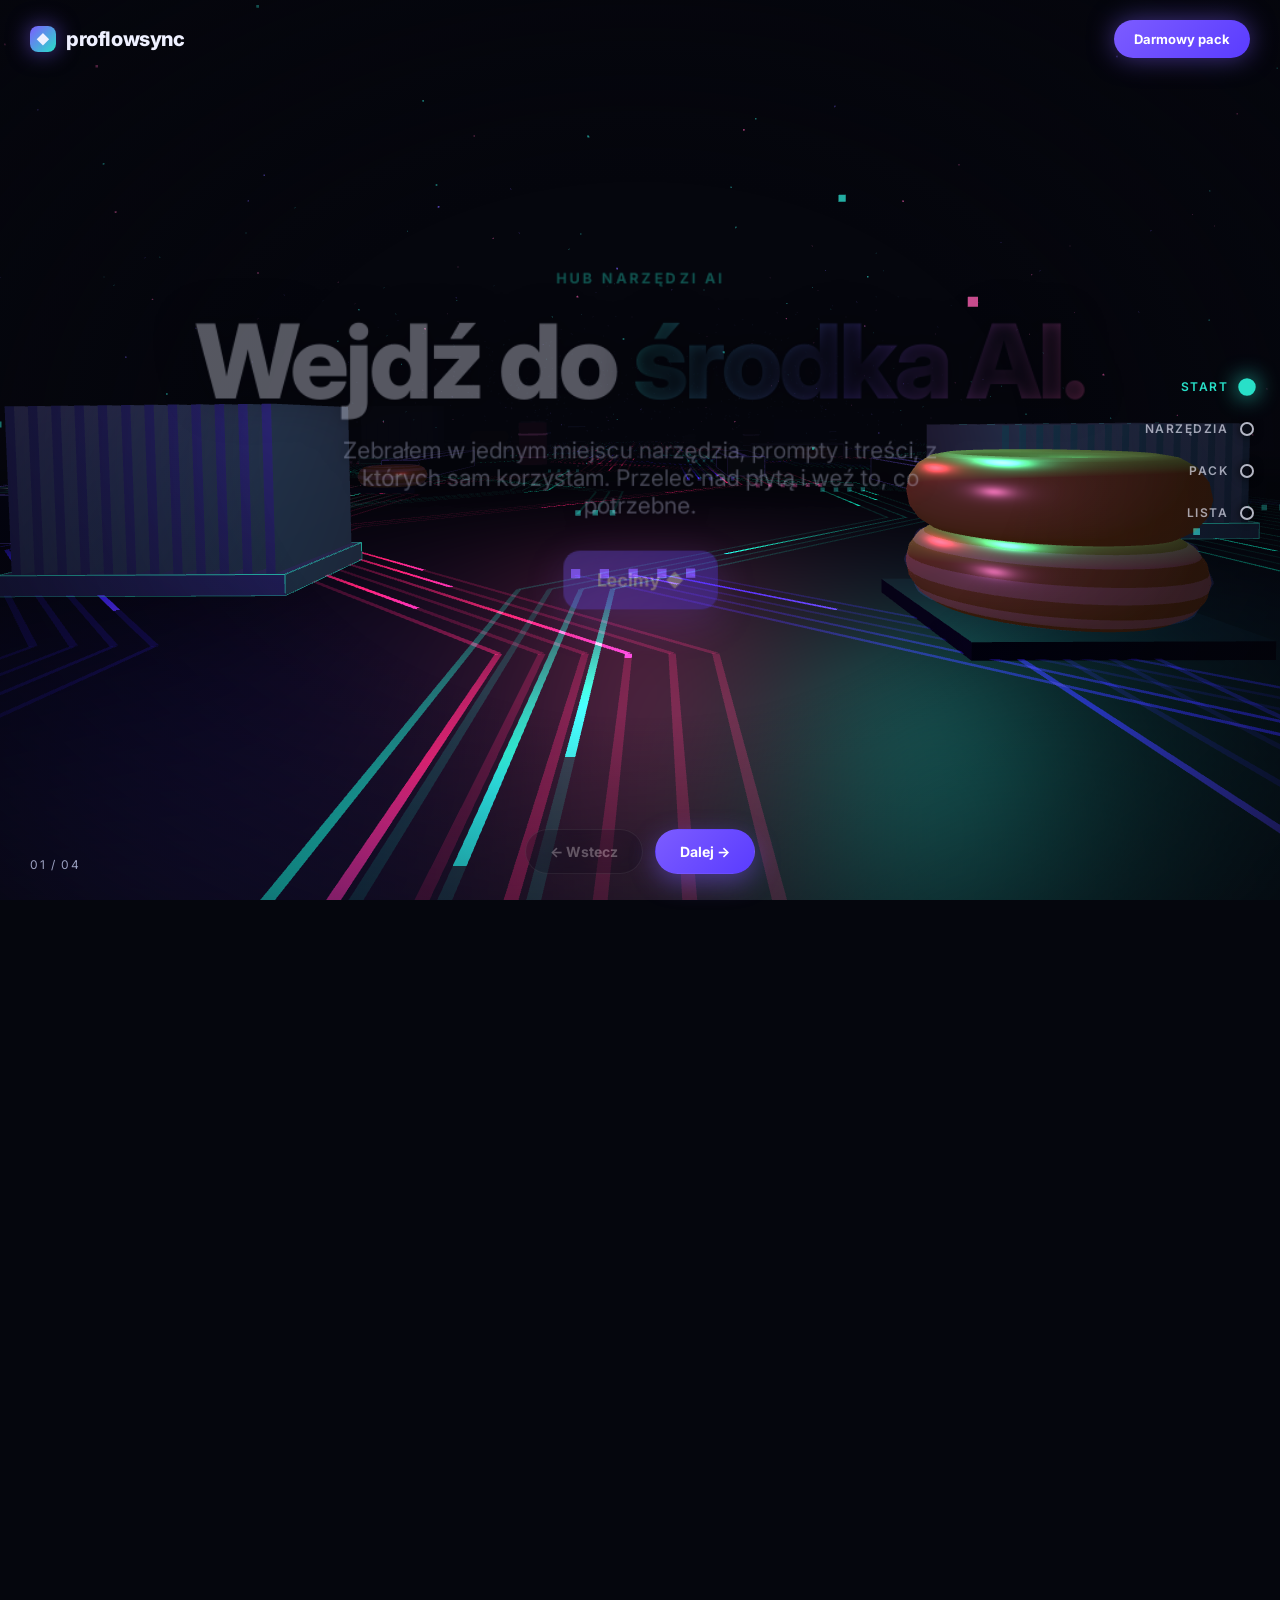
<file: index_plyta_hub.html>
<!DOCTYPE html>
<html lang="pl">
<head>
<meta charset="UTF-8">
<meta name="viewport" content="width=device-width, initial-scale=1.0">
<title>proflowsync: wejdź do środka AI</title>
<meta name="description" content="Hub narzędzi AI i darmowy Prompt Pack. Przeleć nad płytą główną i weź to, co potrzebne.">
<link rel="icon" href="data:image/svg+xml,%3Csvg xmlns='http://www.w3.org/2000/svg' viewBox='0 0 100 100'%3E%3Crect width='100' height='100' rx='22' fill='%237c5cff'/%3E%3C/svg%3E">
<link rel="preconnect" href="https://fonts.googleapis.com">
<link rel="preconnect" href="https://fonts.gstatic.com" crossorigin>
<link href="https://fonts.googleapis.com/css2?family=Inter:wght@300;400;600;700;800&display=swap" rel="stylesheet">
<style>
:root{--bg:#05060d;--txt:#eef0ff;--muted:#9aa0c0;--a:#7c5cff;--b:#28e0c8;--c:#ff5ca8;}
*{box-sizing:border-box;margin:0;padding:0}
html,body{background:var(--bg);color:var(--txt);font-family:'Inter',system-ui,sans-serif}
body{height:540vh}
canvas#gl{position:fixed;inset:0;width:100%;height:100%;display:block;z-index:0}
.vig{position:fixed;inset:0;z-index:1;pointer-events:none;
  background:radial-gradient(ellipse at center,transparent 42%,rgba(5,6,13,.8) 100%)}
.ui{position:fixed;inset:0;z-index:5;pointer-events:none}
.logo{position:absolute;top:26px;left:30px;font-weight:800;letter-spacing:-.02em;font-size:20px;display:flex;gap:10px;align-items:center}
.logo i{width:26px;height:26px;border-radius:8px;background:linear-gradient(135deg,var(--a),var(--b));display:grid;place-items:center;font-style:normal;font-size:13px;box-shadow:0 0 22px rgba(124,92,255,.6)}
.top-cta{position:absolute;top:20px;right:30px;pointer-events:auto;padding:11px 20px;border-radius:999px;font-weight:700;font-size:13px;
  color:#fff;text-decoration:none;background:linear-gradient(135deg,var(--a),#5a3cff);box-shadow:0 0 26px rgba(124,92,255,.5)}
.dots{position:absolute;right:26px;top:50%;transform:translateY(-50%);display:flex;flex-direction:column;gap:20px;align-items:flex-end;pointer-events:auto;z-index:6}
.dots button{display:flex;align-items:center;gap:12px;background:none;border:none;cursor:pointer;padding:4px 0;color:rgba(238,240,255,.65);
  font:600 12px/1 'Inter',sans-serif;letter-spacing:.12em;text-transform:uppercase;transition:color .3s}
.dots button i{display:block;width:14px;height:14px;border-radius:50%;border:2px solid rgba(238,240,255,.75);background:rgba(5,6,13,.6);
  box-shadow:0 0 10px rgba(0,0,0,.8);transition:all .3s;flex:none}
.dots button:hover{color:#fff}
.dots button:hover i{border-color:var(--b)}
.dots button.on{color:var(--b)}
.dots button.on i{background:var(--b);border-color:var(--b);box-shadow:0 0 18px var(--b);transform:scale(1.25)}
.prog{position:absolute;left:30px;bottom:28px;font-size:12px;color:var(--muted);letter-spacing:.14em;text-transform:uppercase}
.pager{position:absolute;left:50%;bottom:26px;transform:translateX(-50%);display:flex;gap:12px;pointer-events:auto;z-index:6}
.pager button{padding:13px 24px;border-radius:999px;font:700 14px 'Inter',sans-serif;color:#fff;cursor:pointer;transition:all .2s;
  border:1px solid rgba(255,255,255,.22);background:rgba(10,11,24,.7);backdrop-filter:blur(10px);-webkit-backdrop-filter:blur(10px)}
.pager button:hover:not(:disabled){border-color:var(--b);box-shadow:0 0 22px rgba(40,224,200,.4);transform:translateY(-2px)}
.pager #next{background:linear-gradient(135deg,var(--a),#5a3cff);border-color:transparent;box-shadow:0 8px 26px rgba(124,92,255,.45)}
.pager button:disabled{opacity:.28;cursor:default}
.hint{position:absolute;left:50%;bottom:92px;transform:translateX(-50%);font-size:12px;color:var(--muted);letter-spacing:.16em;text-transform:uppercase;transition:opacity .5s}
.hint b{display:block;width:1px;height:34px;margin:10px auto 0;background:linear-gradient(var(--b),transparent);animation:drop 1.8s ease-in-out infinite}
@keyframes drop{0%{transform:scaleY(0);transform-origin:top}50%{transform:scaleY(1);transform-origin:top}51%{transform-origin:bottom}100%{transform:scaleY(0);transform-origin:bottom}}

.st{position:absolute;left:50%;top:50%;width:min(780px,88vw);transform:translate(-50%,-50%);text-align:center;opacity:0;pointer-events:none;will-change:opacity,transform}
.st.low{top:72%}
.st .tag{display:inline-block;font-size:12px;letter-spacing:.2em;text-transform:uppercase;color:var(--b);margin-bottom:18px;font-weight:700}
.st h1,.st h2{font-weight:800;letter-spacing:-.035em;line-height:1.04;margin-bottom:18px;text-shadow:0 0 40px rgba(5,6,13,.95),0 0 12px rgba(5,6,13,.8)}
.st h1{font-size:clamp(40px,7.4vw,86px)}
.st h2{font-size:clamp(32px,5.4vw,60px)}
.st.low h2{font-size:clamp(26px,3.6vw,40px);margin-bottom:10px}
.grad{background:linear-gradient(110deg,var(--b),var(--a),var(--c));-webkit-background-clip:text;background-clip:text;color:transparent}
.st p{color:#c4c8e6;font-size:clamp(15px,2vw,19px);max-width:560px;margin:0 auto 26px;text-shadow:0 0 24px rgba(5,6,13,.95),0 0 10px rgba(5,6,13,.9)}
.st.low p{margin-bottom:18px;font-size:clamp(14px,1.6vw,16px)}
.btn{display:inline-flex;align-items:center;gap:9px;padding:15px 28px;border-radius:14px;font-weight:700;font-size:15px;text-decoration:none;color:#fff;
  background:linear-gradient(135deg,var(--a),#5a3cff);box-shadow:0 10px 34px rgba(124,92,255,.5);border:none;cursor:pointer;transition:transform .18s}
.btn:hover{transform:translateY(-3px)}
.btn.ghost{background:rgba(255,255,255,.06);border:1px solid rgba(255,255,255,.16);box-shadow:none}
.row{display:flex;gap:12px;justify-content:center;flex-wrap:wrap}
.chips{display:flex;gap:10px;justify-content:center;flex-wrap:wrap}
.chip{padding:11px 18px;border-radius:999px;font-weight:600;font-size:14px;color:var(--txt);text-decoration:none;
  border:1px solid rgba(255,255,255,.16);background:rgba(10,11,24,.6);backdrop-filter:blur(10px);-webkit-backdrop-filter:blur(10px);transition:all .2s}
.chip:hover{border-color:var(--b);box-shadow:0 0 20px rgba(40,224,200,.35);transform:translateY(-2px)}
.glass{background:rgba(10,11,24,.62);border:1px solid rgba(255,255,255,.12);border-radius:22px;padding:24px 26px 20px;backdrop-filter:blur(14px);-webkit-backdrop-filter:blur(14px)}
form{display:flex;gap:10px;max-width:480px;margin:0 auto;flex-wrap:wrap}
input{flex:1;min-width:210px;padding:15px 18px;border-radius:12px;border:1px solid rgba(255,255,255,.16);background:rgba(0,0,0,.4);color:var(--txt);font-size:15px;outline:none}
input:focus{border-color:var(--a)}
.st p.aff{font-size:12px;color:var(--muted);margin:16px auto 0;max-width:460px}
.note{font-size:12px;color:var(--muted);margin-top:12px;width:100%}
.fail{display:none;position:fixed;inset:0;z-index:20;overflow-y:auto;text-align:center;padding:40px 22px;background:
  radial-gradient(ellipse at top,rgba(124,92,255,.14),transparent 60%),var(--bg);color:var(--txt)}
.fail.on{display:block}
.fb{max-width:440px;margin:0 auto;display:flex;flex-direction:column;gap:14px;align-items:stretch}
.fb-logo{font-weight:800;font-size:22px;letter-spacing:-.02em;margin-bottom:2px}
.fb-logo span{background:linear-gradient(110deg,var(--b),var(--a),var(--c));-webkit-background-clip:text;background-clip:text;color:transparent}
.fb h2{font-size:26px;font-weight:800;letter-spacing:-.02em;margin-top:6px}
.fb p{color:var(--muted);font-size:15px;line-height:1.5}
.fb-btn{display:block;padding:15px 20px;border-radius:14px;font-weight:700;font-size:15px;text-decoration:none;color:#fff;
  background:linear-gradient(135deg,var(--a),#5a3cff);box-shadow:0 8px 26px rgba(124,92,255,.4)}
.fb-btn.ghost{background:rgba(255,255,255,.06);border:1px solid rgba(255,255,255,.16);box-shadow:none}
.fb-tools{display:flex;flex-direction:column;gap:8px;margin-top:4px}
.fb-tools a{padding:13px 18px;border-radius:12px;text-decoration:none;color:var(--txt);text-align:left;font-weight:600;font-size:14px;
  border:1px solid rgba(255,255,255,.14);background:rgba(10,11,24,.6)}
.fb-tools a span{display:block;font-weight:400;font-size:12px;color:var(--muted);margin-top:2px}
.fb form{flex-direction:column;max-width:none;gap:10px;margin-top:6px}
.fb .fb-aff{font-size:12px;color:var(--muted);margin-top:8px}
.fb .divider{height:1px;background:rgba(255,255,255,.1);margin:10px 0}
@media(max-width:640px){.top-cta{display:none}.dots{right:12px;gap:16px}.dots button span{display:none}.logo{left:18px}}
@media(prefers-reduced-motion:reduce){.hint b{animation:none}}
</style>
</head>
<body>

<canvas id="gl"></canvas>
<div class="vig"></div>

<div class="ui">
  <div class="logo"><i>◆</i> proflowsync</div>
  <a class="top-cta" href="#" data-go="2">Darmowy pack</a>
  <div class="dots" id="dots"></div>
  <div class="prog" id="prog">01 / 04</div>
  <div class="hint" id="hint">Scrolluj<b></b></div>
  <div class="pager"><button id="prev" type="button">← Wstecz</button><button id="next" type="button">Dalej →</button></div>

  <section class="st" data-at="0.02">
    <span class="tag">Hub narzędzi AI</span>
    <h1>Wejdź do <span class="grad">środka AI.</span></h1>
    <p>Zebrałem w jednym miejscu narzędzia, prompty i treści, z których sam korzystam. Przeleć nad płytą i weź to, co potrzebne.</p>
    <div class="row"><a class="btn" href="#" data-go="1">Lecimy ◆</a></div>
  </section>

  <section class="st" data-at="0.30">
    <span class="tag">Narzędzia, których używam</span>
    <h2>Mój <span class="grad">warsztat AI</span></h2>
    <p>Bez setki zakładek. Tylko to, co realnie robi robotę, a większość ruszysz za darmo.</p>
    <div class="chips">
      <a class="chip" href="https://claude.ai" target="_blank" rel="noopener">Claude</a>
      <a class="chip" href="https://www.anthropic.com/claude-code" target="_blank" rel="noopener">Claude Code</a>
      <a class="chip" href="https://try.elevenlabs.io/8pf4y0b3ggrt" target="_blank" rel="noopener sponsored">ElevenLabs</a>
      <a class="chip" href="https://invideo.sjv.io/c/7472459/883681/12258" target="_blank" rel="noopener sponsored">InVideo</a>
      <a class="chip" href="https://www.systeme.io/?sa=sa02764167884a74869326426ca729e008af9b332d" target="_blank" rel="noopener sponsored">Systeme.io</a>
    </div>
    <p class="aff">Część linków to linki partnerskie. Jak coś kupisz przez nie, dostaję prowizję, a Ciebie to nic nie kosztuje.</p>
  </section>

  <section class="st" data-at="0.56">
    <span class="tag">Start tutaj</span>
    <h2>Prompt Pack <span class="grad">za 0 zł</span></h2>
    <p>Gotowe prompty, które wklejasz do ChatGPT albo Claude i masz tekst w kilka sekund. Posty, opisy, maile, scenariusze.</p>
    <div class="row">
      <a class="btn" href="pack.html" target="_blank" rel="noopener">Pobierz darmowy pack ◆</a>
      <a class="btn ghost" href="https://bytomartistry.gumroad.com/l/vbyrfa" target="_blank" rel="noopener">Wersja PRO 29 zł</a>
    </div>
  </section>

  <section class="st low" data-at="0.95">
    <div class="glass">
      <h2>Dołącz do <span class="grad">listy</span></h2>
      <p>Zostaw maila, a pack ląduje u Ciebie od ręki. Czasem wrzucę newsletter o narzędziach, które warto znać.</p>
      <form action="https://formsubmit.co/proflowsync@gmail.com" method="POST">
        <input type="hidden" name="_subject" value="Nowy zapis na Prompt Pack — proflowsync">
        <input type="hidden" name="_next" value="https://proflowsync.github.io/proflowsync-bio/pack.html">
        <input type="hidden" name="_captcha" value="false">
        <input type="hidden" name="_template" value="table">
        <input type="text" name="_honey" style="display:none">
        <input type="email" name="email" placeholder="twoj@email.pl" required>
        <button class="btn" type="submit">Chcę pack ◆</button>
        <div class="note">Zero spamu. Pack otwiera się od razu po zapisie.</div>
      </form>
    </div>
  </section>
</div>

<div class="fail" id="fail">
  <div class="fb">
    <div class="fb-logo">◆ <span>proflowsync</span></div>
    <h2>Twój warsztat <span style="background:linear-gradient(110deg,var(--b),var(--a));-webkit-background-clip:text;background-clip:text;color:transparent">AI</span></h2>
    <p>Narzędzia, prompty i treści, z których sam korzystam. Weź to, co potrzebne.</p>
    <a class="fb-btn" href="pack.html">🎁 Pobierz darmowy Prompt Pack</a>
    <a class="fb-btn ghost" href="https://bytomartistry.gumroad.com/l/vbyrfa" target="_blank" rel="noopener">Wersja PRO — 29 zł</a>
    <div class="divider"></div>
    <div class="fb-tools">
      <a href="https://try.elevenlabs.io/8pf4y0b3ggrt" target="_blank" rel="noopener sponsored">ElevenLabs<span>Głos AI, lektor, klonowanie głosu</span></a>
      <a href="https://invideo.sjv.io/c/7472459/883681/12258" target="_blank" rel="noopener sponsored">InVideo AI<span>Wideo z tekstu w kilka minut</span></a>
      <a href="https://www.systeme.io/?sa=sa02764167884a74869326426ca729e008af9b332d" target="_blank" rel="noopener sponsored">Systeme.io<span>Lejki, kursy i maile za darmo</span></a>
      <a href="https://claude.ai" target="_blank" rel="noopener">Claude<span>Mój główny asystent AI</span></a>
    </div>
    <div class="divider"></div>
    <h2 style="font-size:20px">Dołącz do listy</h2>
    <p>Zostaw maila, a pack ląduje u Ciebie od ręki.</p>
    <form action="https://formsubmit.co/proflowsync@gmail.com" method="POST">
      <input type="hidden" name="_subject" value="Nowy zapis na Prompt Pack — proflowsync (wersja prosta)">
      <input type="hidden" name="_next" value="https://proflowsync.github.io/proflowsync-bio/pack.html">
      <input type="hidden" name="_captcha" value="false">
      <input type="hidden" name="_template" value="table">
      <input type="text" name="_honey" style="display:none">
      <input type="email" name="email" placeholder="twoj@email.pl" required>
      <button class="btn" type="submit">Chcę pack ◆</button>
    </form>
    <p class="fb-aff">Część linków to linki partnerskie. Jak coś kupisz przez nie, dostaję prowizję, a Ciebie to nic nie kosztuje.</p>
  </div>
</div>

<script>
// FALLBACK: jesli WebGL/moduly 3D nie wstana (czeste w in-app browserach TikTok/IG),
// pokazujemy prosty, czytelny hub z linkami i packiem zamiast czarnego ekranu.
function showFallback(){
  var f=document.getElementById('fail'); if(f) f.classList.add('on');
  var ui=document.querySelector('.ui'); if(ui) ui.style.display='none';
  var gl=document.getElementById('gl'); if(gl) gl.style.display='none';
  var vig=document.querySelector('.vig'); if(vig) vig.style.display='none';
  document.body.style.height='auto';
}
window.addEventListener('load',function(){
  setTimeout(function(){ if(!window.__glok) showFallback(); },2800);
});
</script>
<script type="importmap">{"imports":{"three":"./three.module.min.js"}}</script>
<script type="module">
import * as THREE from 'three';

const canvas=document.getElementById('gl');
let renderer;
try{
  renderer=new THREE.WebGLRenderer({canvas,antialias:true,powerPreference:'high-performance'});
}catch(e){showFallback();throw e;}
const reduce=matchMedia('(prefers-reduced-motion:reduce)').matches;
renderer.setPixelRatio(Math.min(devicePixelRatio||1,1.75));
renderer.setSize(innerWidth,innerHeight);
renderer.setClearColor(0x05060d);

const scene=new THREE.Scene();
scene.fog=new THREE.FogExp2(0x05060d,0.026);
const cam=new THREE.PerspectiveCamera(62,innerWidth/innerHeight,0.3,300);

const VIOLET=0x7c5cff, TEAL=0x28e0c8, PINK=0xff5ca8;
const COLS=[VIOLET,TEAL,PINK];
const LEN=120;                 // dlugosc lotu kamery
const CZ=-LEN-24;              // srodek wielkiego chipa
const CHIP=32;                 // bok wielkiego chipa

// powtarzalny random
let _s=1337;
const rnd=()=>{_s|=0;_s=_s+0x6D2B79F5|0;let t=Math.imul(_s^_s>>>15,1|_s);t=t+Math.imul(t^t>>>7,61|t)^t;return((t^t>>>14)>>>0)/4294967296;};
const rr=(a,b)=>a+rnd()*(b-a);
const pick=a=>a[(rnd()*a.length)|0];

// --- plyta
const board=new THREE.Mesh(
  new THREE.PlaneGeometry(120,420),
  new THREE.MeshStandardMaterial({color:0x080a1c,roughness:.55,metalness:.5})
);
board.rotation.x=-Math.PI/2; board.position.set(0,-0.06,-130);
scene.add(board);

// --- sciezki swiecace (shader z impulsami danych)
const tPos=[],tAlong=[],tCol=[],tSeed=[],tIdx=[],pads=[],padCol=[];
let vcount=0;
const cObj=new THREE.Color();
function addTrace(pts,colHex,w){
  cObj.set(colHex);
  const seed=rnd();
  let along=0;
  for(let i=0;i<pts.length-1;i++){
    const [ax,az]=pts[i],[bx,bz]=pts[i+1];
    const dx=bx-ax,dz=bz-az,len=Math.hypot(dx,dz); if(len<.001) continue;
    const nx=-dz/len*w/2, nz=dx/len*w/2;
    const verts=[[ax+nx,az+nz,along],[ax-nx,az-nz,along],[bx+nx,bz+nz,along+len],[bx-nx,bz-nz,along+len]];
    for(const v of verts){tPos.push(v[0],0.02,v[1]);tAlong.push(v[2]);tCol.push(cObj.r,cObj.g,cObj.b);tSeed.push(seed);}
    tIdx.push(vcount,vcount+1,vcount+2,vcount+1,vcount+3,vcount+2);
    vcount+=4; along+=len;
  }
  for(const p of [pts[0],pts[pts.length-1]]){pads.push(p[0],0.05,p[1]);padCol.push(cObj.r,cObj.g,cObj.b);}
}
// magistrale rownolegle (wyglad realnej plyty)
for(let b=0;b<30;b++){
  let x=rr(-30,30), z=rr(14,-LEN+6);
  const pts=[[x,z]];
  const segs=3+((rnd()*3)|0);
  for(let s=0;s<segs;s++){
    const L=rr(7,17);
    if(s%2===0){z-=L;}else{const dir=rnd()<.5?-1:1;x+=dir*L;z-=L;}
    pts.push([x,z]);
  }
  const col=pick(COLS), n=3+((rnd()*5)|0);
  for(let k=0;k<n;k++) addTrace(pts.map(p=>[p[0]+k*.6,p[1]]),col,.1);
}
// sciezki zbiegajace do wielkiego chipa
const frontZ=CZ+CHIP/2;
for(let i=0;i<46;i++){
  const ex=rr(-CHIP/2+2,CHIP/2-2), pad=rr(0,5);
  const sx=ex+(rnd()<.5?-1:1)*rr(4,16);
  const dx=Math.abs(ex-sx);
  const p2=[ex,frontZ+pad], p1=[sx,frontZ+pad+dx];
  const p0=[sx,p1[1]+rr(8,34)], p3=[ex,frontZ-1.5];
  addTrace([p0,p1,p2,p3],COLS[i%3],.11);
}
const tg=new THREE.BufferGeometry();
tg.setAttribute('position',new THREE.Float32BufferAttribute(tPos,3));
tg.setAttribute('along',new THREE.Float32BufferAttribute(tAlong,1));
tg.setAttribute('aCol',new THREE.Float32BufferAttribute(tCol,3));
tg.setAttribute('seed',new THREE.Float32BufferAttribute(tSeed,1));
tg.setIndex(tIdx);
const tmat=new THREE.ShaderMaterial({
  uniforms:{uTime:{value:0}},
  transparent:true,depthWrite:false,blending:THREE.AdditiveBlending,side:THREE.DoubleSide,
  vertexShader:`
    attribute float along; attribute float seed; attribute vec3 aCol;
    varying vec3 vC; varying float vA; varying float vS; varying float vF;
    void main(){
      vec4 mv=modelViewMatrix*vec4(position,1.0);
      vF=exp(-length(mv.xyz)*0.021);
      vC=aCol; vA=along; vS=seed;
      gl_Position=projectionMatrix*mv;
    }`,
  fragmentShader:`
    uniform float uTime;
    varying vec3 vC; varying float vA; varying float vS; varying float vF;
    void main(){
      float f=fract(vA*0.035-uTime*(0.22+vS*0.35)+vS*7.0);
      float head=pow(1.0-f,7.0);
      float k=0.26+1.9*head;
      gl_FragColor=vec4(vC*k*vF,1.0);
    }`
});
scene.add(new THREE.Mesh(tg,tmat));
// pady/przelotki na koncach sciezek
const padG=new THREE.BufferGeometry();
padG.setAttribute('position',new THREE.Float32BufferAttribute(pads,3));
padG.setAttribute('color',new THREE.Float32BufferAttribute(padCol,3));
scene.add(new THREE.Points(padG,new THREE.PointsMaterial({size:.32,vertexColors:true,transparent:true,opacity:.75,blending:THREE.AdditiveBlending,depthWrite:false})));

// --- materialy elementow
const bodyMat=new THREE.MeshStandardMaterial({color:0x0e1024,roughness:.5,metalness:.35});
const pinMat=new THREE.MeshStandardMaterial({color:0xaab0d8,roughness:.3,metalness:.85,emissive:0x151830});
const aluMat=new THREE.MeshStandardMaterial({color:0x7a80a2,roughness:.35,metalness:.8,emissive:0x15172b});
const copperMat=new THREE.MeshStandardMaterial({color:0xc2763a,roughness:.35,metalness:.65,emissive:0x3b1c08});
const capBody={};
const lineMat=c=>new THREE.LineBasicMaterial({color:c,transparent:true,opacity:.85});
const addMat=(c,o)=>new THREE.MeshBasicMaterial({color:c,transparent:true,opacity:o,blending:THREE.AdditiveBlending,depthWrite:false});

// tekstury gornej scianki chipow
function chipTex(label,hex){
  const c=document.createElement('canvas'); c.width=c.height=256; const g=c.getContext('2d');
  const col='#'+hex.toString(16).padStart(6,'0');
  g.fillStyle='#0a0c1e'; g.fillRect(0,0,256,256);
  g.strokeStyle=col; g.globalAlpha=.55; g.lineWidth=3; g.strokeRect(10,10,236,236);
  g.globalAlpha=.25; g.lineWidth=1;
  for(let i=1;i<6;i++){g.beginPath();g.moveTo(22,10+i*38);g.lineTo(234,10+i*38);g.stroke();}
  g.globalAlpha=1; g.fillStyle=col; g.beginPath(); g.arc(30,30,7,0,7); g.fill();
  g.shadowColor=col; g.shadowBlur=18; g.fillStyle='#eef0ff';
  g.font='800 58px Inter,Arial,sans-serif'; g.textAlign='center'; g.textBaseline='middle';
  g.fillText(label,128,132);
  g.shadowBlur=0; g.fillStyle=col; g.font='600 16px Arial'; g.fillText('PROFLOWSYNC',128,200);
  const t=new THREE.CanvasTexture(c); t.anisotropy=4; t.colorSpace=THREE.SRGBColorSpace; return t;
}
const LABELS=['LLM','GPT','NPU','AI-01','TOKEN','GPU','RAG','AGENT'];
const chipTexCache=LABELS.map((l,i)=>chipTex(l,COLS[i%3]));

// --- zajetosc (zeby elementy nie wchodzily w siebie)
const occ=[];
const free=(x,z,hx,hz)=>!occ.some(o=>Math.abs(o[0]-x)<o[2]+hx+.8&&Math.abs(o[1]-z)<o[3]+hz+.8);
const mark=(x,z,hx,hz)=>occ.push([x,z,hx,hz]);

const dummy=new THREE.Object3D();
function makeChip(x,z,w,d,h){
  const g=new THREE.Group(); g.position.set(x,0,z);
  const bg=new THREE.BoxGeometry(w,h,d);
  const body=new THREE.Mesh(bg,bodyMat); body.position.y=h/2; g.add(body);
  const col=pick(COLS);
  const edge=new THREE.LineSegments(new THREE.EdgesGeometry(bg),lineMat(col)); edge.position.y=h/2; g.add(edge);
  const top=new THREE.Mesh(new THREE.PlaneGeometry(w*.9,d*.9),new THREE.MeshBasicMaterial({map:pick(chipTexCache)}));
  top.rotation.x=-Math.PI/2; top.position.y=h+.02; g.add(top);
  // nozki
  const px=Math.max(3,Math.floor(d/.8)), pz=Math.max(3,Math.floor(w/.8));
  const pinsMesh=new THREE.InstancedMesh(new THREE.BoxGeometry(.5,.12,.2),pinMat,(px+pz)*2);
  let k=0;
  for(let i=0;i<px;i++){const zz=-d/2+.5+i*((d-1)/(px-1));
    for(const sx of [-1,1]){dummy.position.set(sx*(w/2+.2),.2,zz);dummy.rotation.set(0,0,0);dummy.updateMatrix();pinsMesh.setMatrixAt(k++,dummy.matrix);}}
  for(let i=0;i<pz;i++){const xx=-w/2+.5+i*((w-1)/(pz-1));
    for(const sz of [-1,1]){dummy.position.set(xx,.2,sz*(d/2+.2));dummy.rotation.set(0,Math.PI/2,0);dummy.updateMatrix();pinsMesh.setMatrixAt(k++,dummy.matrix);}}
  g.add(pinsMesh);
  scene.add(g);
}
function makeCap(x,z,r,h){
  const g=new THREE.Group(); g.position.set(x,0,z);
  const col=pick(COLS);
  const mat=capBody[col]||(capBody[col]=new THREE.MeshStandardMaterial({color:0x0b0d20,roughness:.4,metalness:.55,emissive:new THREE.Color(col).multiplyScalar(.09)}));
  const cyl=new THREE.Mesh(new THREE.CylinderGeometry(r,r,h,28),mat); cyl.position.y=h/2; g.add(cyl);
  const top=new THREE.Mesh(new THREE.CylinderGeometry(r*.88,r*.88,.1,28),aluMat); top.position.y=h+.05; g.add(top);
  const band=new THREE.Mesh(new THREE.TorusGeometry(r+.01,.07,8,40),addMat(col,.9)); band.rotation.x=Math.PI/2; band.position.y=h*.72; g.add(band);
  const band2=new THREE.Mesh(new THREE.TorusGeometry(r+.01,.05,8,40),addMat(col,.55)); band2.rotation.x=Math.PI/2; band2.position.y=h*.18; g.add(band2);
  scene.add(g);
}
function makeCoil(x,z,R,t){
  const g=new THREE.Group(); g.position.set(x,0,z);
  const base=new THREE.Mesh(new THREE.BoxGeometry(R*2.7,.25,R*2.7),bodyMat); base.position.y=.125; g.add(base);
  const levels=rnd()<.5?1:2;
  for(let i=0;i<levels;i++){
    const tor=new THREE.Mesh(new THREE.TorusGeometry(R,t,16,48),copperMat);
    tor.rotation.x=Math.PI/2; tor.position.y=.25+t+i*t*1.9; g.add(tor);
  }
  const glow=new THREE.Mesh(new THREE.TorusGeometry(R,t*1.04,8,48),addMat(pick(COLS),.15));
  glow.rotation.x=Math.PI/2; glow.position.y=.25+t; g.add(glow);
  scene.add(g);
}
function makeSink(x,z,w,d,h){
  const g=new THREE.Group(); g.position.set(x,0,z);
  const base=new THREE.Mesh(new THREE.BoxGeometry(w,.4,d),aluMat); base.position.y=.2; g.add(base);
  const n=Math.max(5,Math.floor(w/.45));
  const fins=new THREE.InstancedMesh(new THREE.BoxGeometry(.18,h,d*.96),aluMat,n);
  for(let i=0;i<n;i++){dummy.position.set(-w/2+.3+i*((w-.6)/(n-1)),.4+h/2,0);dummy.rotation.set(0,0,0);dummy.updateMatrix();fins.setMatrixAt(i,dummy.matrix);}
  g.add(fins);
  const col=pick(COLS);
  const strip=new THREE.Mesh(new THREE.PlaneGeometry(w,.12),addMat(col,.8)); strip.rotation.x=-Math.PI/2; strip.position.y=.41+h; g.add(strip);
  const edge=new THREE.LineSegments(new THREE.EdgesGeometry(new THREE.BoxGeometry(w,.4,d)),lineMat(col)); edge.position.y=.2; g.add(edge);
  scene.add(g);
}
function makeSlot(x,z,len){
  const g=new THREE.Group(); g.position.set(x,0,z);
  const col=pick(COLS);
  const bg=new THREE.BoxGeometry(2.1,1.1,len);
  const m=new THREE.Mesh(bg,new THREE.MeshStandardMaterial({color:0x090a18,roughness:.6,metalness:.2})); m.position.y=.55; g.add(m);
  const e=new THREE.LineSegments(new THREE.EdgesGeometry(bg),lineMat(col)); e.position.y=.55; g.add(e);
  const gl=new THREE.Mesh(new THREE.PlaneGeometry(.35,len*.94),addMat(col,.85)); gl.rotation.x=-Math.PI/2; gl.position.y=1.12; g.add(gl);
  scene.add(g);
}

// --- rozmieszczenie elementow po obu stronach trasy
for(const side of [-1,1]){
  let z=12;
  while(z>-LEN-8){
    const r=rnd(); let x=side*rr(5.5,26);
    const row=Math.abs(x);
    if(r<.30){const w=rr(3.6,8),d=rr(3.6,8);if(row-w/2>3&&free(x,z,w/2+.5,d/2+.5)){makeChip(x,z,w,d,rr(.7,1.4));mark(x,z,w/2+.5,d/2+.5);}}
    else if(r<.52){const rad=rr(.8,1.5);if(row-rad>3&&free(x,z,rad,rad)){makeCap(x,z,rad,rr(1.8,3.6));mark(x,z,rad,rad);}}
    else if(r<.70){const R=rr(.9,1.6);if(row-R*1.4>3&&free(x,z,R*1.4,R*1.4)){makeCoil(x,z,R,R*.42);mark(x,z,R*1.4,R*1.4);}}
    else if(r<.86){const w=rr(4,7),d=rr(3.5,6),h=rr(2.2,4.4);if(row-w/2>3.2&&free(x,z,w/2,d/2)){makeSink(x,z,w,d,h);mark(x,z,w/2,d/2);}}
    else{const len=rr(7,14);if(row-1.1>3&&free(x,z,1.1,len/2)){makeSlot(x,z,len);mark(x,z,1.1,len/2);}}
    z-=rr(3.5,8);
  }
}

// --- wielki chip finalowy z logo
const finale=new THREE.Group(); finale.position.set(0,0,CZ); scene.add(finale);
const bigH=3.2;
const bigG=new THREE.BoxGeometry(CHIP,bigH,CHIP);
const bigBody=new THREE.Mesh(bigG,new THREE.MeshStandardMaterial({color:0x0c0e24,roughness:.45,metalness:.5})); bigBody.position.y=bigH/2; finale.add(bigBody);
const bigEdge=new THREE.LineSegments(new THREE.EdgesGeometry(bigG),lineMat(TEAL)); bigEdge.position.y=bigH/2; finale.add(bigEdge);
// tekstura logo
(function(){
  const c=document.createElement('canvas'); c.width=c.height=1024; const g=c.getContext('2d');
  g.fillStyle='#07091c'; g.fillRect(0,0,1024,1024);
  g.strokeStyle='#28e0c8'; g.lineWidth=5; g.globalAlpha=.7; g.strokeRect(24,24,976,976);
  g.globalAlpha=.18; g.lineWidth=2;
  for(let i=1;i<16;i++){g.beginPath();g.moveTo(40,24+i*61);g.lineTo(984,24+i*61);g.stroke();g.beginPath();g.moveTo(24+i*61,40);g.lineTo(24+i*61,984);g.stroke();}
  g.globalAlpha=1;
  const grd=g.createLinearGradient(160,0,864,0); grd.addColorStop(0,'#28e0c8'); grd.addColorStop(.5,'#7c5cff'); grd.addColorStop(1,'#ff5ca8');
  g.shadowColor='#7c5cff'; g.shadowBlur=40;
  g.fillStyle=grd; g.font='800 190px Inter,Arial,sans-serif'; g.textAlign='center'; g.textBaseline='middle';
  g.fillText('◆',512,360);
  g.font='800 150px Inter,Arial,sans-serif'; g.fillText('proflowsync',512,560);
  g.shadowBlur=0; g.fillStyle='#9aa0c0'; g.font='600 40px Inter,Arial,sans-serif';
  g.fillText('AI  ·  PROMPTY  ·  AUTOMATYZACJA',512,720);
  const t=new THREE.CanvasTexture(c); t.anisotropy=8; t.colorSpace=THREE.SRGBColorSpace;
  const top=new THREE.Mesh(new THREE.PlaneGeometry(CHIP*.94,CHIP*.94),new THREE.MeshBasicMaterial({map:t}));
  top.rotation.x=-Math.PI/2; top.position.y=bigH+.03; finale.add(top);
})();
// nozki wielkiego chipa
(function(){
  const per=26;
  const m=new THREE.InstancedMesh(new THREE.BoxGeometry(1.0,.2,.34),pinMat,per*4);
  let k=0;
  for(let i=0;i<per;i++){
    const t=-CHIP/2+1+i*((CHIP-2)/(per-1));
    for(const s of [-1,1]){dummy.position.set(s*(CHIP/2+.5),.32,t);dummy.rotation.set(0,0,0);dummy.updateMatrix();m.setMatrixAt(k++,dummy.matrix);}
    for(const s of [-1,1]){dummy.position.set(t,.32,s*(CHIP/2+.5));dummy.rotation.set(0,Math.PI/2,0);dummy.updateMatrix();m.setMatrixAt(k++,dummy.matrix);}
  }
  finale.add(m);
})();
// fale uderzeniowe wokol chipa
const rings=[];
for(let i=0;i<3;i++){
  const r=new THREE.Mesh(new THREE.RingGeometry(CHIP*.62,CHIP*.62+.35,96),
    new THREE.MeshBasicMaterial({color:COLS[i],transparent:true,opacity:0,blending:THREE.AdditiveBlending,depthWrite:false,side:THREE.DoubleSide}));
  r.rotation.x=-Math.PI/2; r.position.y=.08; r.userData.off=i/3; finale.add(r); rings.push(r);
}

// --- czasteczki danych nad plyta
const PN=900,pp=new Float32Array(PN*3),pc=new Float32Array(PN*3);
const cc=[new THREE.Color(VIOLET),new THREE.Color(TEAL),new THREE.Color(PINK)];
for(let i=0;i<PN;i++){
  pp[i*3]=(Math.random()-.5)*60; pp[i*3+1]=Math.random()*14+.3; pp[i*3+2]=-Math.random()*(LEN+70)+16;
  const c=cc[(Math.random()*3)|0]; pc[i*3]=c.r;pc[i*3+1]=c.g;pc[i*3+2]=c.b;
}
const pg=new THREE.BufferGeometry();
pg.setAttribute('position',new THREE.BufferAttribute(pp,3)); pg.setAttribute('color',new THREE.BufferAttribute(pc,3));
const dust=new THREE.Points(pg,new THREE.PointsMaterial({size:.08,vertexColors:true,transparent:true,opacity:.8,blending:THREE.AdditiveBlending,depthWrite:false}));
scene.add(dust);

// --- swiatla
scene.add(new THREE.AmbientLight(0x2a2f66,1.1));
const L1=new THREE.PointLight(VIOLET,120,44,1.5),L2=new THREE.PointLight(TEAL,100,44,1.5),L3=new THREE.PointLight(PINK,70,52,1.5);
scene.add(L1,L2,L3);

// --- scroll, mysz, nawigacja
const stations=[...document.querySelectorAll('.st')];
const ats=stations.map(s=>+s.dataset.at);
let target=0,p=0,mx=0,my=0,smx=0,smy=0;
const calc=()=>{const m=document.documentElement.scrollHeight-innerHeight;target=m>0?scrollY/m:0;};
addEventListener('scroll',calc,{passive:true}); calc();
addEventListener('pointermove',e=>{mx=e.clientX/innerWidth*2-1;my=e.clientY/innerHeight*2-1;},{passive:true});
addEventListener('resize',()=>{renderer.setSize(innerWidth,innerHeight);cam.aspect=innerWidth/innerHeight;cam.updateProjectionMatrix();calc();});
const dots=document.getElementById('dots');
const NAMES=['Start','Narzędzia','Pack','Lista'];
ats.forEach((a,i)=>{const b=document.createElement('button');b.setAttribute('aria-label','Sekcja '+NAMES[i]);b.innerHTML='<span>'+NAMES[i]+'</span><i></i>';b.onclick=()=>goto(i);dots.appendChild(b);});
function goto(i){const m=document.documentElement.scrollHeight-innerHeight;scrollTo({top:m*ats[i],behavior:'smooth'});}
document.querySelectorAll('[data-go]').forEach(a=>a.addEventListener('click',e=>{e.preventDefault();goto(+a.dataset.go);}));
const prog=document.getElementById('prog'),hint=document.getElementById('hint');
const prevB=document.getElementById('prev'),nextB=document.getElementById('next');
let cur=0;
prevB.onclick=()=>goto(Math.max(0,cur-1));
nextB.onclick=()=>goto(Math.min(ats.length-1,cur+1));
addEventListener('keydown',e=>{
  if(e.target.tagName==='INPUT')return;
  if(e.key==='ArrowRight'||e.key==='ArrowDown'||e.key==='PageDown'){e.preventDefault();nextB.click();}
  if(e.key==='ArrowLeft'||e.key==='ArrowUp'||e.key==='PageUp'){e.preventDefault();prevB.click();}
});

if(location.hash==='#koniec'){history.scrollRestoration='manual';scrollTo(0,document.documentElement.scrollHeight);calc();}
const clock=new THREE.Clock();
const look=new THREE.Vector3(), lookA=new THREE.Vector3(), lookB=new THREE.Vector3(0,1,CZ+2);
const ease=x=>x*x*(3-2*x);
function frame(){
  window.__glok=true;        // sygnal dla fallback-timera: 3D ruszylo, nie pokazuj prostej wersji
  const t=clock.getElapsedTime();
  p+=(target-p)*(reduce?1:.06);
  smx+=(mx-smx)*.05; smy+=(my-smy)*.05;
  tmat.uniforms.uTime.value=t;

  const q=ease(Math.min(1,Math.max(0,(p-.74)/.26)));          // faza wznoszenia nad chip
  const fly=Math.min(1,p/.78);
  const z=4-fly*(LEN-2);
  const sway=reduce?0:Math.sin(p*7)*.8;
  const y=3.1+Math.sin(p*5)*.25-smy*.3+q*17;
  cam.position.set(sway+smx*.9,y,z);
  lookA.set(sway*.4+smx*2.4,2.6-smy*1.0,z-16);
  look.lerpVectors(lookA,lookB,q);
  cam.lookAt(look);
  cam.rotation.z=reduce?0:-Math.sin(p*7)*.012*(1-q);

  L1.position.set(-6,7,z-6); L2.position.set(6,7,z-14); L3.position.set(0,12,z-26);
  rings.forEach(r=>{const f=(t*.22+r.userData.off)%1;r.scale.setScalar(.25+f*1.15);r.material.opacity=(1-f)*.55*(.4+q*.6);});
  bigEdge.material.opacity=.6+.3*Math.sin(t*2);
  dust.position.y=Math.sin(t*.2)*.4;

  let best=0,bd=9;
  stations.forEach((s,i)=>{
    const d=p-ats[i],ad=Math.abs(d),o=Math.max(0,1-ad/.15),e=o*o*(3-2*o);
    s.style.opacity=e;
    s.style.transform=`translate(-50%,-50%) scale(${1+(d>0?d*2.2:d*.6)}) translateY(${-d*120}px)`;
    s.style.pointerEvents=e>.55?'auto':'none';
    if(ad<bd){bd=ad;best=i;}
  });
  [...dots.children].forEach((b,i)=>b.classList.toggle('on',i===best));
  cur=best; prevB.disabled=best===0; nextB.disabled=best===ats.length-1;
  prog.textContent='0'+(best+1)+' / 0'+ats.length;
  hint.style.opacity=p<.04?1:0;

  renderer.render(scene,cam);
  requestAnimationFrame(frame);
}
frame();
</script>
<!-- GoatCounter — darmowy licznik ruchu (łapie utm_source z linków w opisach) -->
<script data-goatcounter="https://proflowsync.goatcounter.com/count"
        async src="//gc.zgo.at/count.js"></script>
</body>
</html>
</file>
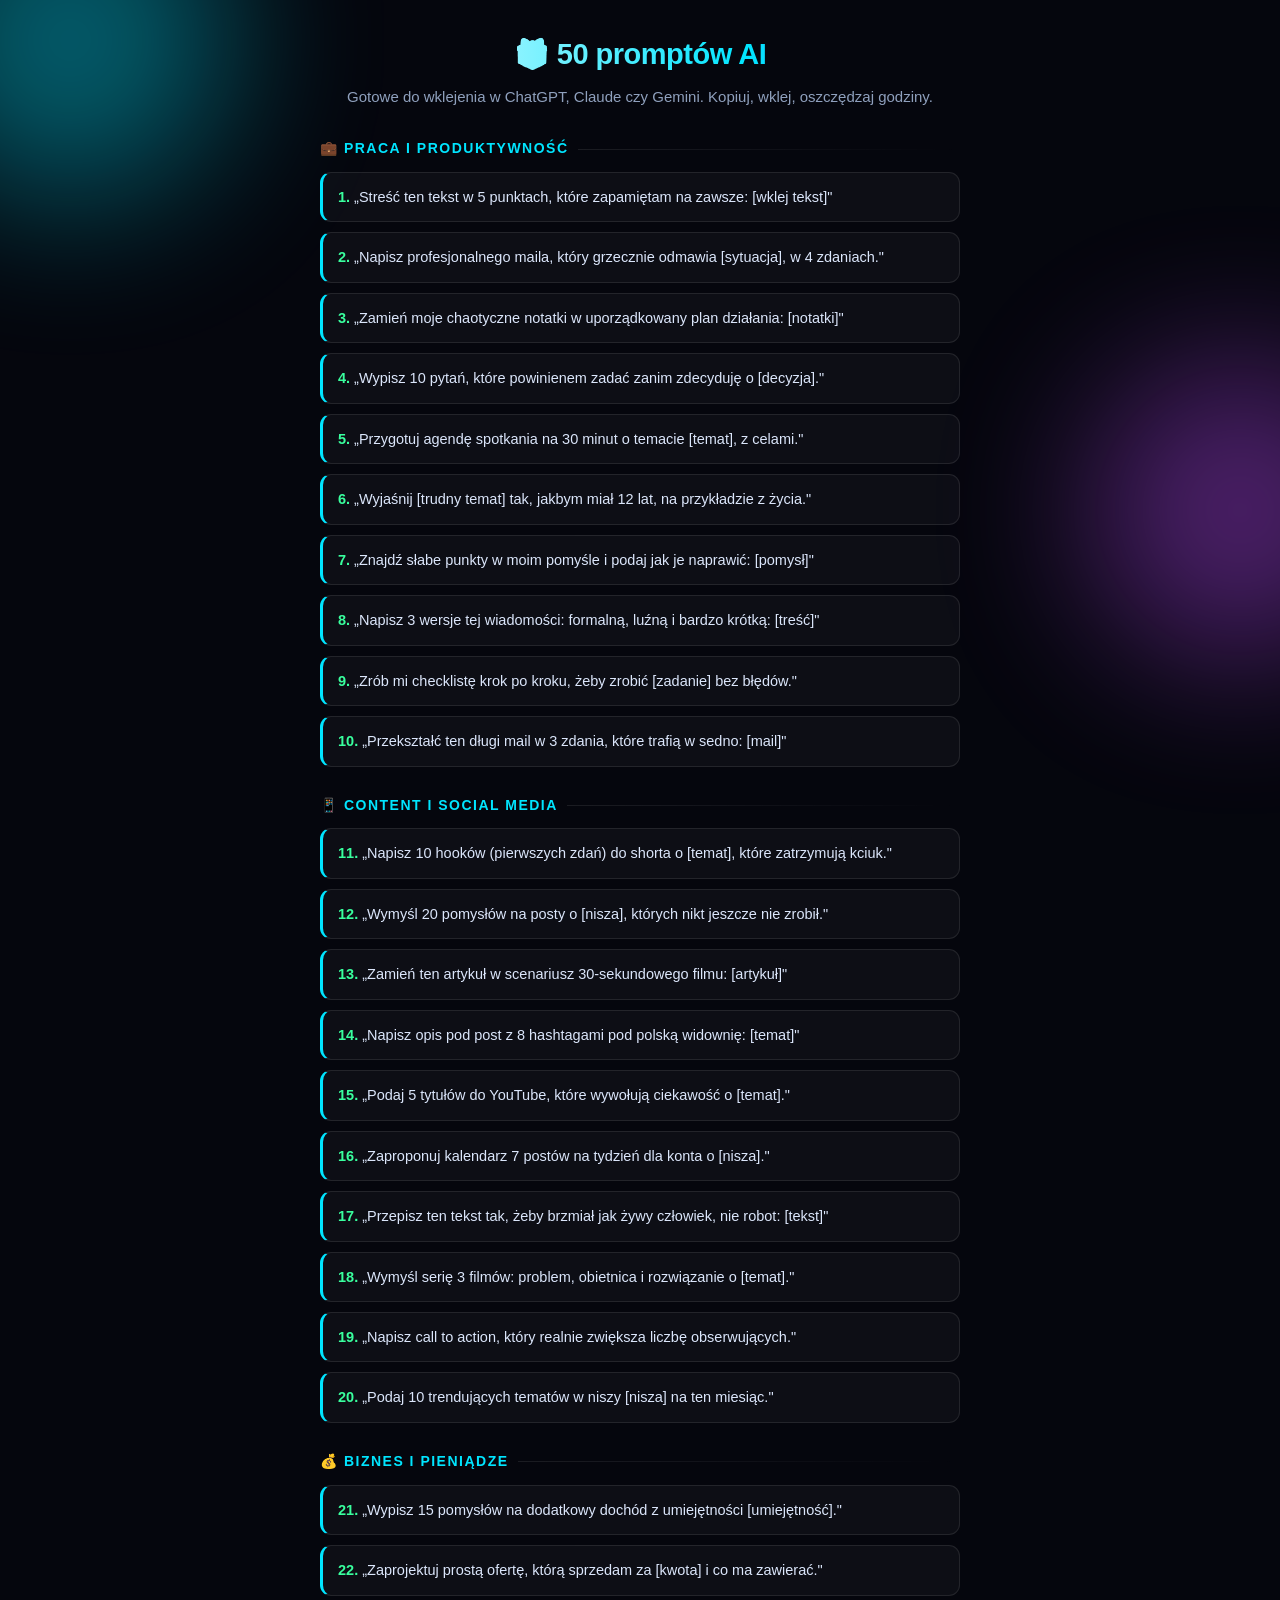
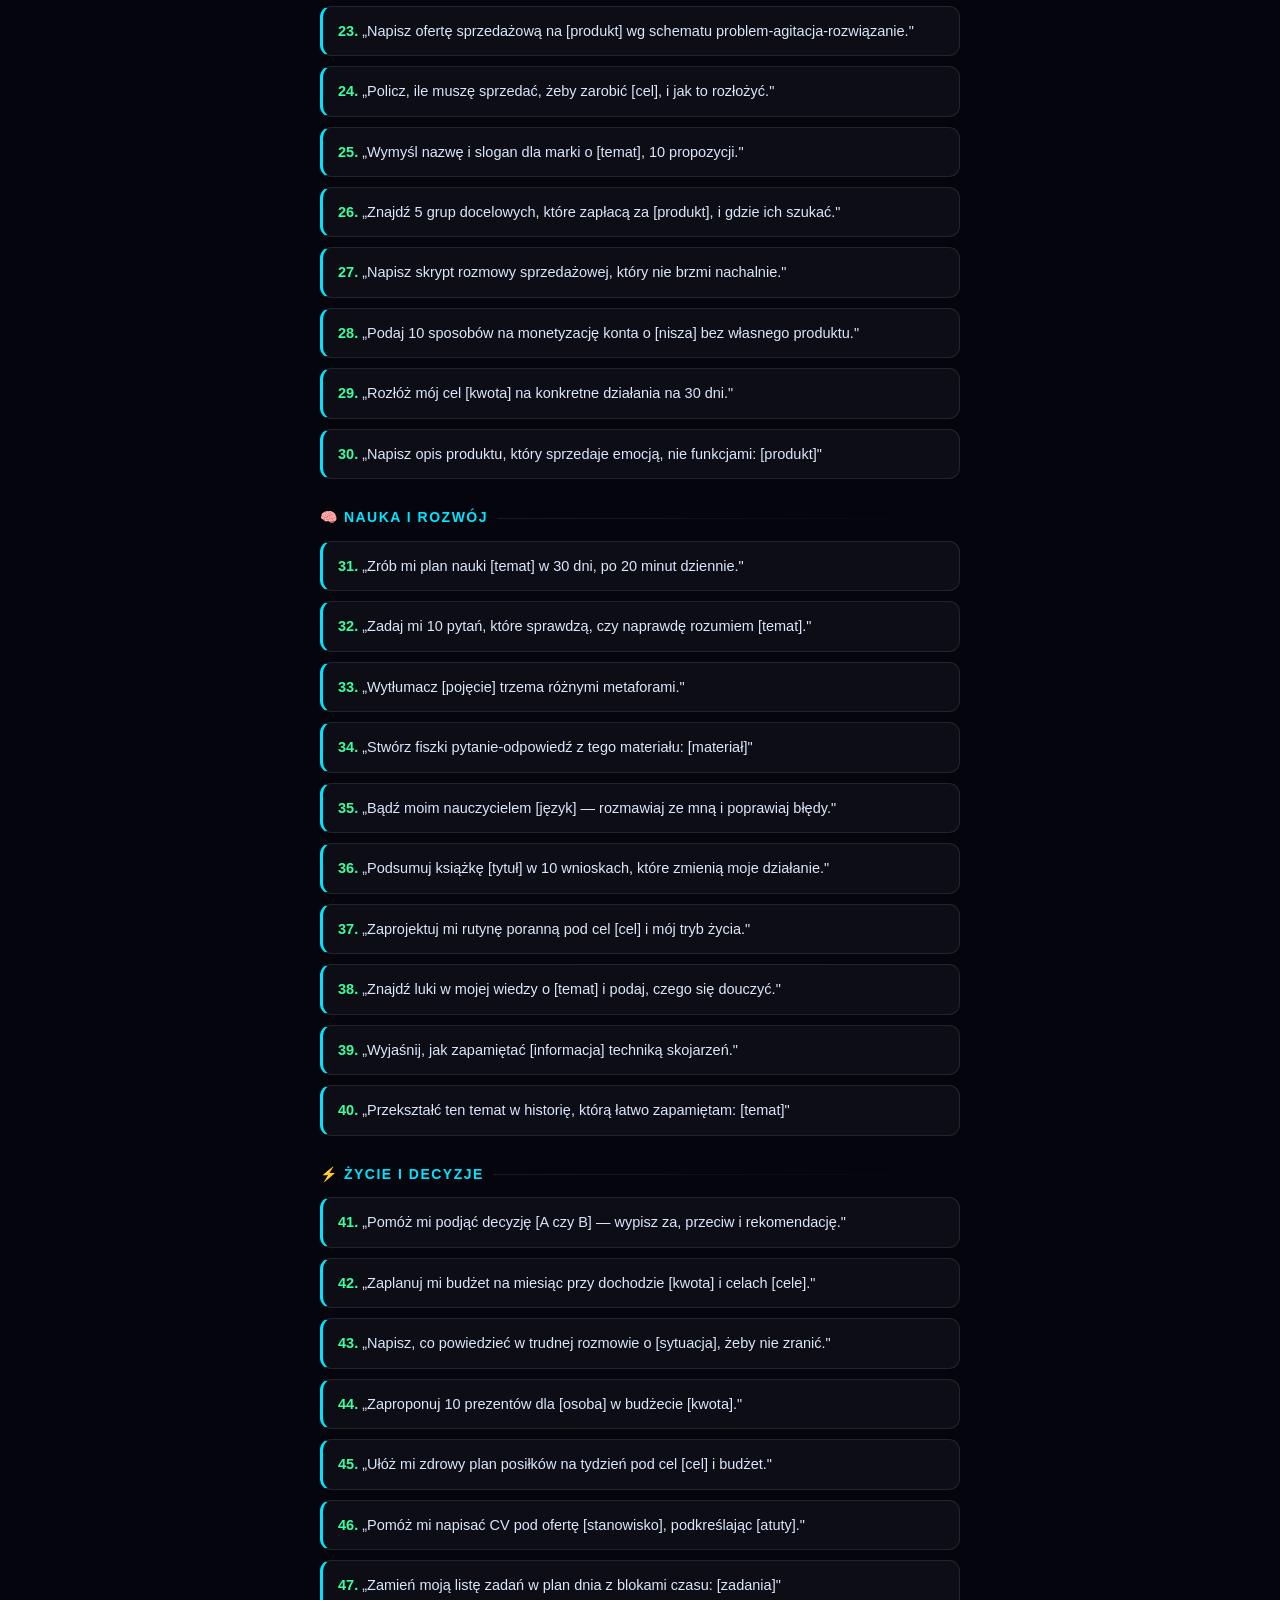
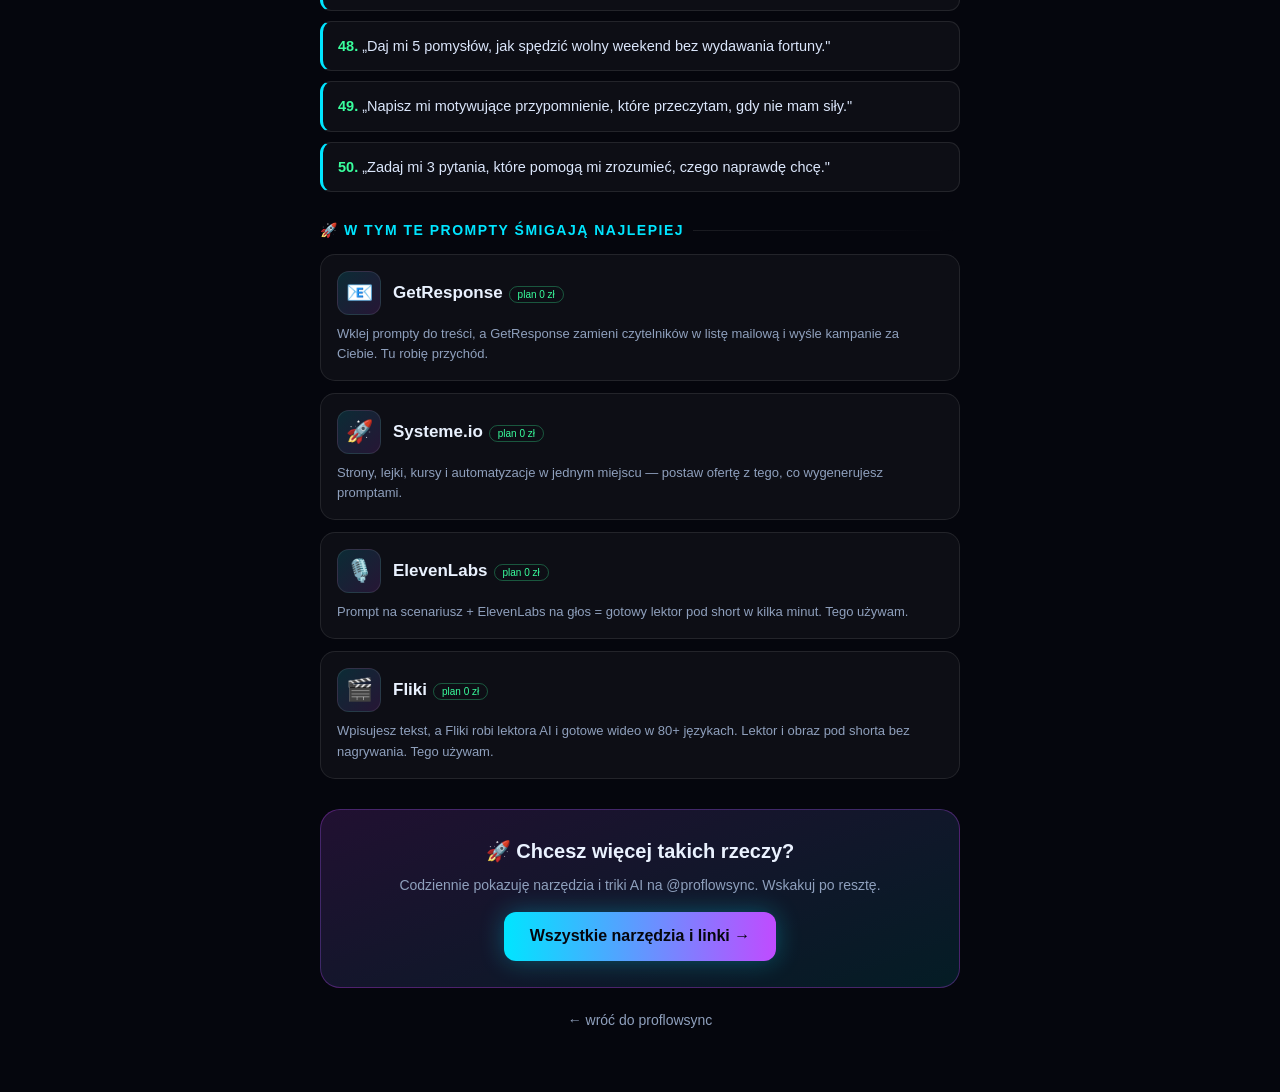
<file: pack.html>
<!DOCTYPE html>
<html lang="pl">
<head>
<meta charset="UTF-8">
<meta name="viewport" content="width=device-width, initial-scale=1.0">
<title>50 promptów AI — darmowy pack od proflowsync</title>
<style>
  *{margin:0;padding:0;box-sizing:border-box;-webkit-tap-highlight-color:transparent;}
  :root{--bg:#05060d;--cyan:#00e5ff;--mag:#c04bff;--lime:#39ff9e;
    --card:rgba(255,255,255,.035);--line:rgba(255,255,255,.09);--txt:#eaf2ff;--mut:#8fa0bd;}
  html,body{overflow-x:hidden;}
  body{font-family:-apple-system,BlinkMacSystemFont,'Segoe UI',Roboto,sans-serif;
    background:var(--bg);color:var(--txt);padding:32px 18px 60px;line-height:1.55;position:relative;}
  .bg{position:fixed;inset:0;z-index:0;overflow:hidden;}
  .orb{position:absolute;border-radius:50%;filter:blur(80px);opacity:.4;}
  .orb.a{width:320px;height:320px;background:var(--cyan);top:-120px;left:-90px;}
  .orb.b{width:300px;height:300px;background:var(--mag);top:40%;right:-110px;}
  .wrap{max-width:640px;margin:0 auto;position:relative;z-index:2;}
  h1{font-size:29px;font-weight:800;text-align:center;letter-spacing:-.5px;
    background:linear-gradient(90deg,#fff,var(--cyan),var(--mag),#fff);background-size:200% auto;
    -webkit-background-clip:text;background-clip:text;color:transparent;animation:shine 6s linear infinite;}
  @keyframes shine{to{background-position:200% center;}}
  .sub{text-align:center;color:var(--mut);margin:8px 0 30px;font-size:15px;}
  h2{font-size:14px;color:var(--cyan);margin:28px 0 12px;text-transform:uppercase;letter-spacing:1.5px;
    display:flex;align-items:center;gap:9px;}
  h2::after{content:"";flex:1;height:1px;background:linear-gradient(90deg,var(--line),transparent);}
  .p{background:var(--card);border:1px solid var(--line);border-left:3px solid var(--cyan);border-radius:11px;
    padding:13px 15px;margin-bottom:10px;font-size:14.5px;color:#dbe6fb;transition:border-color .2s,transform .15s;}
  .p:hover{border-left-color:var(--mag);transform:translateX(3px);}
  .p b{color:var(--lime);}
  /* NARZĘDZIA (afiliacje) */
  .tool{display:block;text-decoration:none;color:var(--txt);background:var(--card);border:1px solid var(--line);
    border-radius:15px;padding:16px;margin-bottom:12px;transition:transform .18s,box-shadow .25s,border-color .25s;}
  .tool:hover{transform:translateY(-2px);border-color:rgba(0,229,255,.35);box-shadow:0 8px 34px rgba(0,229,255,.16);}
  .tool .th{display:flex;align-items:center;gap:12px;}
  .tool .ico{width:44px;height:44px;border-radius:12px;display:grid;place-items:center;font-size:22px;flex:none;
    background:linear-gradient(135deg,rgba(0,229,255,.14),rgba(192,75,255,.14));border:1px solid var(--line);}
  .tool .nm{font-size:17px;font-weight:800;}
  .tool .free{font-size:10px;color:var(--lime);border:1px solid rgba(57,255,158,.3);border-radius:99px;padding:2px 8px;margin-left:6px;}
  .tool .d{color:var(--mut);font-size:13px;margin-top:9px;}
  .cta{background:linear-gradient(160deg,rgba(192,75,255,.15),rgba(0,229,255,.1));border:1px solid rgba(192,75,255,.3);
    border-radius:20px;padding:26px;text-align:center;margin:30px 0 10px;}
  .cta h3{font-size:20px;margin-bottom:8px;}
  .cta p{font-size:14px;color:var(--mut);margin-bottom:16px;}
  .cta a{display:inline-block;font-weight:800;color:var(--bg);text-decoration:none;
    background:linear-gradient(90deg,var(--cyan),var(--mag));padding:12px 26px;border-radius:12px;
    box-shadow:0 0 24px rgba(0,229,255,.3);}
  .back{display:block;text-align:center;color:var(--mut);margin-top:22px;text-decoration:none;font-size:14px;}
</style>
</head>
<body>
<div class="bg"><div class="orb a"></div><div class="orb b"></div></div>
<div class="wrap">
  <h1>🎁 50 promptów AI</h1>
  <div class="sub">Gotowe do wklejenia w ChatGPT, Claude czy Gemini. Kopiuj, wklej, oszczędzaj godziny.</div>

  <h2>💼 Praca i produktywność</h2>
  <div class="p"><b>1.</b> „Streść ten tekst w 5 punktach, które zapamiętam na zawsze: [wklej tekst]"</div>
  <div class="p"><b>2.</b> „Napisz profesjonalnego maila, który grzecznie odmawia [sytuacja], w 4 zdaniach."</div>
  <div class="p"><b>3.</b> „Zamień moje chaotyczne notatki w uporządkowany plan działania: [notatki]"</div>
  <div class="p"><b>4.</b> „Wypisz 10 pytań, które powinienem zadać zanim zdecyduję o [decyzja]."</div>
  <div class="p"><b>5.</b> „Przygotuj agendę spotkania na 30 minut o temacie [temat], z celami."</div>
  <div class="p"><b>6.</b> „Wyjaśnij [trudny temat] tak, jakbym miał 12 lat, na przykładzie z życia."</div>
  <div class="p"><b>7.</b> „Znajdź słabe punkty w moim pomyśle i podaj jak je naprawić: [pomysł]"</div>
  <div class="p"><b>8.</b> „Napisz 3 wersje tej wiadomości: formalną, luźną i bardzo krótką: [treść]"</div>
  <div class="p"><b>9.</b> „Zrób mi checklistę krok po kroku, żeby zrobić [zadanie] bez błędów."</div>
  <div class="p"><b>10.</b> „Przekształć ten długi mail w 3 zdania, które trafią w sedno: [mail]"</div>

  <h2>📱 Content i social media</h2>
  <div class="p"><b>11.</b> „Napisz 10 hooków (pierwszych zdań) do shorta o [temat], które zatrzymują kciuk."</div>
  <div class="p"><b>12.</b> „Wymyśl 20 pomysłów na posty o [nisza], których nikt jeszcze nie zrobił."</div>
  <div class="p"><b>13.</b> „Zamień ten artykuł w scenariusz 30-sekundowego filmu: [artykuł]"</div>
  <div class="p"><b>14.</b> „Napisz opis pod post z 8 hashtagami pod polską widownię: [temat]"</div>
  <div class="p"><b>15.</b> „Podaj 5 tytułów do YouTube, które wywołują ciekawość o [temat]."</div>
  <div class="p"><b>16.</b> „Zaproponuj kalendarz 7 postów na tydzień dla konta o [nisza]."</div>
  <div class="p"><b>17.</b> „Przepisz ten tekst tak, żeby brzmiał jak żywy człowiek, nie robot: [tekst]"</div>
  <div class="p"><b>18.</b> „Wymyśl serię 3 filmów: problem, obietnica i rozwiązanie o [temat]."</div>
  <div class="p"><b>19.</b> „Napisz call to action, który realnie zwiększa liczbę obserwujących."</div>
  <div class="p"><b>20.</b> „Podaj 10 trendujących tematów w niszy [nisza] na ten miesiąc."</div>

  <h2>💰 Biznes i pieniądze</h2>
  <div class="p"><b>21.</b> „Wypisz 15 pomysłów na dodatkowy dochód z umiejętności [umiejętność]."</div>
  <div class="p"><b>22.</b> „Zaprojektuj prostą ofertę, którą sprzedam za [kwota] i co ma zawierać."</div>
  <div class="p"><b>23.</b> „Napisz ofertę sprzedażową na [produkt] wg schematu problem-agitacja-rozwiązanie."</div>
  <div class="p"><b>24.</b> „Policz, ile muszę sprzedać, żeby zarobić [cel], i jak to rozłożyć."</div>
  <div class="p"><b>25.</b> „Wymyśl nazwę i slogan dla marki o [temat], 10 propozycji."</div>
  <div class="p"><b>26.</b> „Znajdź 5 grup docelowych, które zapłacą za [produkt], i gdzie ich szukać."</div>
  <div class="p"><b>27.</b> „Napisz skrypt rozmowy sprzedażowej, który nie brzmi nachalnie."</div>
  <div class="p"><b>28.</b> „Podaj 10 sposobów na monetyzację konta o [nisza] bez własnego produktu."</div>
  <div class="p"><b>29.</b> „Rozłóż mój cel [kwota] na konkretne działania na 30 dni."</div>
  <div class="p"><b>30.</b> „Napisz opis produktu, który sprzedaje emocją, nie funkcjami: [produkt]"</div>

  <h2>🧠 Nauka i rozwój</h2>
  <div class="p"><b>31.</b> „Zrób mi plan nauki [temat] w 30 dni, po 20 minut dziennie."</div>
  <div class="p"><b>32.</b> „Zadaj mi 10 pytań, które sprawdzą, czy naprawdę rozumiem [temat]."</div>
  <div class="p"><b>33.</b> „Wytłumacz [pojęcie] trzema różnymi metaforami."</div>
  <div class="p"><b>34.</b> „Stwórz fiszki pytanie-odpowiedź z tego materiału: [materiał]"</div>
  <div class="p"><b>35.</b> „Bądź moim nauczycielem [język] — rozmawiaj ze mną i poprawiaj błędy."</div>
  <div class="p"><b>36.</b> „Podsumuj książkę [tytuł] w 10 wnioskach, które zmienią moje działanie."</div>
  <div class="p"><b>37.</b> „Zaprojektuj mi rutynę poranną pod cel [cel] i mój tryb życia."</div>
  <div class="p"><b>38.</b> „Znajdź luki w mojej wiedzy o [temat] i podaj, czego się douczyć."</div>
  <div class="p"><b>39.</b> „Wyjaśnij, jak zapamiętać [informacja] techniką skojarzeń."</div>
  <div class="p"><b>40.</b> „Przekształć ten temat w historię, którą łatwo zapamiętam: [temat]"</div>

  <h2>⚡ Życie i decyzje</h2>
  <div class="p"><b>41.</b> „Pomóż mi podjąć decyzję [A czy B] — wypisz za, przeciw i rekomendację."</div>
  <div class="p"><b>42.</b> „Zaplanuj mi budżet na miesiąc przy dochodzie [kwota] i celach [cele]."</div>
  <div class="p"><b>43.</b> „Napisz, co powiedzieć w trudnej rozmowie o [sytuacja], żeby nie zranić."</div>
  <div class="p"><b>44.</b> „Zaproponuj 10 prezentów dla [osoba] w budżecie [kwota]."</div>
  <div class="p"><b>45.</b> „Ułóż mi zdrowy plan posiłków na tydzień pod cel [cel] i budżet."</div>
  <div class="p"><b>46.</b> „Pomóż mi napisać CV pod ofertę [stanowisko], podkreślając [atuty]."</div>
  <div class="p"><b>47.</b> „Zamień moją listę zadań w plan dnia z blokami czasu: [zadania]"</div>
  <div class="p"><b>48.</b> „Daj mi 5 pomysłów, jak spędzić wolny weekend bez wydawania fortuny."</div>
  <div class="p"><b>49.</b> „Napisz mi motywujące przypomnienie, które przeczytam, gdy nie mam siły."</div>
  <div class="p"><b>50.</b> „Zadaj mi 3 pytania, które pomogą mi zrozumieć, czego naprawdę chcę."</div>

  <h2>🚀 W tym te prompty śmigają najlepiej</h2>
  <a class="tool" href="https://www.getresponse.com?a=XAhDjwqCGC" target="_blank" rel="noopener sponsored">
    <div class="th"><div class="ico">📧</div><div><span class="nm">GetResponse</span><span class="free">plan 0 zł</span></div></div>
    <div class="d">Wklej prompty do treści, a GetResponse zamieni czytelników w listę mailową i wyśle kampanie za Ciebie. Tu robię przychód.</div>
  </a>
  <a class="tool" href="https://www.systeme.io/?sa=sa02764167884a74869326426ca729e008af9b332d" target="_blank" rel="noopener sponsored">
    <div class="th"><div class="ico">🚀</div><div><span class="nm">Systeme.io</span><span class="free">plan 0 zł</span></div></div>
    <div class="d">Strony, lejki, kursy i automatyzacje w jednym miejscu — postaw ofertę z tego, co wygenerujesz promptami.</div>
  </a>
  <a class="tool" href="https://try.elevenlabs.io/8pf4y0b3ggrt" target="_blank" rel="noopener sponsored">
    <div class="th"><div class="ico">🎙️</div><div><span class="nm">ElevenLabs</span><span class="free">plan 0 zł</span></div></div>
    <div class="d">Prompt na scenariusz + ElevenLabs na głos = gotowy lektor pod short w kilka minut. Tego używam.</div>
  </a>
  <a class="tool" href="https://fliki.ai/?via=piotr-sysak" target="_blank" rel="noopener sponsored">
    <div class="th"><div class="ico">🎬</div><div><span class="nm">Fliki</span><span class="free">plan 0 zł</span></div></div>
    <div class="d">Wpisujesz tekst, a Fliki robi lektora AI i gotowe wideo w 80+ językach. Lektor i obraz pod shorta bez nagrywania. Tego używam.</div>
  </a>

  <div class="cta">
    <h3>🚀 Chcesz więcej takich rzeczy?</h3>
    <p>Codziennie pokazuję narzędzia i triki AI na @proflowsync. Wskakuj po resztę.</p>
    <a href="index.html">Wszystkie narzędzia i linki →</a>
  </div>
  <a class="back" href="index.html">← wróć do proflowsync</a>
</div>
<!-- GoatCounter — licznik na stronie packa (krok z mailem) -->
<script data-goatcounter="https://proflowsync.goatcounter.com/count"
        async src="//gc.zgo.at/count.js"></script>
<!-- POMIAR KLIKNIEC W REFKI na packu: tu lead juz zostawil maila, wiec klik w narzedzie jest najcenniejszy. -->
<script>
  document.addEventListener('click', function (e) {
    var a = e.target.closest && e.target.closest('a[rel~="sponsored"]');
    if (!a) return;
    var nm = (a.textContent || a.href).trim().slice(0, 60);
    if (window.goatcounter && window.goatcounter.count) {
      window.goatcounter.count({ path: 'klik-refka-pack/' + nm, title: 'Klik refka (pack): ' + nm, event: true });
    }
  }, true);
</script>
</body>
</html>
</file>
<file: assets/css/styles.css>
/* Meadow — premium Apple/Stripe edition: scroll-scrub film + Blender 3D hero */
:root{
  --ink:#050607; --ink-2:#0b0e11; --ink-3:#14181d;
  --cream:#f5f5f7; --cream-2:#ececee; --line:#e2e1dc;
  --muted:#6e6e73; --muted-dark:#a1a1a6;
  --accent:#7c5cff; --accent-2:#28e0c8;
  --sand:#ff5ca8; --lime:#28e0c8; --teal:#28e0c8; --green:#7c5cff;
  --radius:20px; --radius-lg:32px;
  --shadow-md:0 12px 32px rgba(0,0,0,.12);
  --shadow-lg:0 28px 70px rgba(0,0,0,.35);
  --container:1160px; --header-h:64px;
  --font-sans:-apple-system,BlinkMacSystemFont,"SF Pro Display","Inter","Segoe UI",Roboto,Helvetica,Arial,sans-serif;
  --font-serif:"Iowan Old Style",Palatino,Georgia,serif;
  --ease:cubic-bezier(.22,.61,.36,1);
}
*,*::before,*::after{box-sizing:border-box} *{margin:0}
html{scroll-behavior:auto;-webkit-text-size-adjust:100%}
html.lenis,html.lenis body{height:auto}.lenis.lenis-smooth{scroll-behavior:auto!important}
body{font-family:var(--font-sans);color:var(--cream);background:var(--ink);line-height:1.6;-webkit-font-smoothing:antialiased;overflow-x:hidden}
img,video,svg,canvas{display:block;max-width:100%}
a{color:inherit;text-decoration:none} button{font:inherit;color:inherit;background:none;border:0;cursor:pointer}
h1,h2,h3{line-height:1.05;letter-spacing:-.03em;font-weight:700}
code{font-family:ui-monospace,SFMono-Regular,Menlo,Consolas,monospace;font-size:.85em;background:rgba(127,127,127,.18);padding:.1em .4em;border-radius:6px}
:focus-visible{outline:3px solid var(--accent-2);outline-offset:3px;border-radius:6px}
.sr-only{position:absolute;width:1px;height:1px;margin:-1px;overflow:hidden;clip:rect(0 0 0 0);white-space:nowrap;border:0}
.skip-link{position:fixed;top:12px;left:12px;z-index:1000;transform:translateY(-160%);background:#fff;color:#000;padding:10px 16px;border-radius:999px;font-weight:700;font-size:.9rem;transition:transform .2s var(--ease)}
.skip-link:focus{transform:translateY(0)}
.container{width:min(100% - 2.5rem,var(--container));margin-inline:auto}
.container--narrow{max-width:960px}

/* Buttons */
.btn{display:inline-flex;align-items:center;justify-content:center;gap:.5rem;padding:.8rem 1.5rem;border-radius:980px;font-weight:600;font-size:.95rem;line-height:1;white-space:nowrap;transition:transform .18s var(--ease),box-shadow .18s var(--ease),background-color .18s var(--ease)}
.btn:hover{transform:translateY(-1px)} .btn:active{transform:translateY(0) scale(.99)}
.btn--sm{padding:.55rem 1.05rem;font-size:.86rem}
.btn--lg{padding:1rem 1.9rem;font-size:1.02rem}
.btn--primary{background:var(--accent);color:#fff;box-shadow:0 8px 24px rgba(0,113,227,.35)}
.btn--primary:hover{background:#0077ed}
.btn--ghost{background:rgba(255,255,255,.1);color:#fff;border:1px solid rgba(255,255,255,.25);backdrop-filter:blur(12px)}
.btn--ghost:hover{background:rgba(255,255,255,.18)}
.btn--outline{border:1.5px solid #1d1d1f;color:#1d1d1f} .btn--outline:hover{background:#1d1d1f;color:#fff}
.btn--light{background:#fff;color:#0b0e11;box-shadow:var(--shadow-md)}

/* Header */
.site-header{position:fixed;top:0;left:0;right:0;z-index:100;background:rgba(5,6,7,.6);backdrop-filter:saturate(1.6) blur(20px);-webkit-backdrop-filter:saturate(1.6) blur(20px);border-bottom:1px solid rgba(255,255,255,.08)}
.header__bar{height:var(--header-h);display:flex;align-items:center;gap:1.5rem}
.brand{display:inline-flex;align-items:center;gap:.6rem;font-weight:700;font-size:1.1rem;letter-spacing:-.02em}
.brand__mark{display:grid;place-items:center;width:32px;height:32px;border-radius:9px;background:linear-gradient(140deg,var(--sand),#ffd79a);color:#111}
.brand__tag{font-size:.68rem;font-weight:600;letter-spacing:.1em;text-transform:uppercase;color:var(--muted-dark);border:1px solid rgba(255,255,255,.18);padding:.2rem .55rem;border-radius:999px}
.nav{margin-left:auto}.nav__list{display:flex;align-items:center;gap:1.6rem;font-size:.88rem;color:rgba(255,255,255,.82)}
.nav__list a{opacity:.85;transition:opacity .15s} .nav__list a:hover{opacity:1}
.nav__toggle{display:none}
.header__right{display:flex;align-items:center;gap:1rem;margin-left:1rem}
.header__signin{font-size:.88rem;color:rgba(255,255,255,.82)} .header__signin:hover{color:#fff}
.scroll-progress{height:2px;background:transparent}.scroll-progress span{display:block;height:100%;width:100%;transform-origin:0 50%;transform:scaleX(0);background:linear-gradient(90deg,var(--accent-2),#a259ff,#ff6482)}

/* FULLSCREEN film background — fixed behind the entire page.
   Video length is synced to the FULL page scroll (see main.js). */
.film-bg{position:fixed;inset:0;z-index:0;overflow:hidden;background:#0a0f14 url("../media/scrub-poster.jpg") center/cover no-repeat}
.film-bg__video{position:absolute;inset:0;width:100%;height:100%;object-fit:cover;object-position:center;background:transparent}
.film-bg__canvas{position:absolute;inset:0;width:100%;height:100%;display:block}
.film-bg__scrim{position:absolute;inset:0;background:linear-gradient(180deg,rgba(0,0,0,.5) 0%,rgba(0,0,0,.18) 25%,rgba(0,0,0,.22) 60%,rgba(0,0,0,.55) 100%),radial-gradient(90% 70% at 50% 45%,transparent 45%,rgba(0,0,0,.35) 100%)}
.film-bg__grain{position:absolute;inset:0;opacity:.14;mix-blend-mode:overlay;background-image:url("data:image/svg+xml,%3Csvg xmlns='http://www.w3.org/2000/svg' width='140' height='140'%3E%3Cfilter id='n'%3E%3CfeTurbulence type='fractalNoise' baseFrequency='.9' numOctaves='2'/%3E%3C/filter%3E%3Crect width='140' height='140' filter='url(%23n)' opacity='.6'/%3E%3C/svg%3E")}
main,#main{position:relative;z-index:2}
/* FIXED centered 3D stage — video (z 0) < steel (z 1) < content (z 2) */
.stage3d{position:fixed;inset:0;z-index:1;pointer-events:none}
.stage3d canvas{width:100%;height:100%;display:block}
.film-hud{position:fixed;top:calc(var(--header-h) + 10px);left:0;right:0;z-index:60;display:flex;justify-content:space-between;align-items:center;width:min(100% - 2.5rem,var(--container));margin-inline:auto;font-size:.72rem;letter-spacing:.14em;text-transform:uppercase;color:rgba(255,255,255,.78);pointer-events:none}
.film-progress{position:fixed;left:0;right:0;bottom:0;height:3px;z-index:60;background:rgba(255,255,255,.15)}
.film-progress span{display:block;height:100%;width:100%;transform:scaleX(0);transform-origin:0 50%;background:#fff}

/* Hero — 3D (transparent so the fixed film shows through) */
.hero{position:relative;min-height:100svh;display:flex;flex-direction:column;justify-content:flex-end;overflow:clip;background:transparent;padding-top:var(--header-h)}
.hero__glow{position:absolute;inset:0;pointer-events:none;background:radial-gradient(60% 45% at 50% 38%,rgba(41,151,255,.14),transparent 70%),radial-gradient(40% 30% at 70% 70%,rgba(232,133,58,.1),transparent 70%)}
.hero__fallback-note{position:absolute;top:calc(var(--header-h) + 10px);left:50%;transform:translateX(-50%);font-size:.75rem;letter-spacing:.08em;text-transform:uppercase;color:rgba(255,255,255,.55);background:rgba(255,255,255,.06);border:1px solid rgba(255,255,255,.12);padding:.4rem .8rem;border-radius:999px;backdrop-filter:blur(8px)}
.hero__inner{position:relative;text-align:center;padding:2rem 0 4.5rem;display:grid;justify-items:center;gap:1.2rem}
.eyebrow{display:inline-flex;align-items:center;gap:.55rem;font-size:.76rem;font-weight:600;letter-spacing:.1em;text-transform:uppercase;color:#c8c8ce;padding:.5rem 1rem;border-radius:999px;background:rgba(255,255,255,.08);border:1px solid rgba(255,255,255,.16);backdrop-filter:blur(12px)}
.pulse-dot{width:8px;height:8px;border-radius:999px;background:#30d158;box-shadow:0 0 0 0 rgba(48,209,88,.6);animation:pulse 2s infinite}
@keyframes pulse{70%{box-shadow:0 0 0 9px rgba(48,209,88,0)}100%{box-shadow:0 0 0 0 rgba(48,209,88,0)}}
.hero__title{font-size:clamp(2.8rem,8vw,6.2rem);font-weight:700;letter-spacing:-.045em;line-height:.95}
.hero__line{display:block}
.hero__gradient{background:linear-gradient(100deg,#f5f5f7 10%,#a8c7fa 45%,#2997ff 70%,#e8853a 100%);-webkit-background-clip:text;background-clip:text;color:transparent}
.hero__lede{max-width:44rem;font-size:clamp(1rem,1.6vw,1.2rem);color:rgba(245,245,247,.78)}
.hero__lede code{color:#fff;background:rgba(255,255,255,.12)}
.hero__actions{display:flex;flex-wrap:wrap;gap:.8rem;justify-content:center}
.hero__meta{display:grid;gap:.4rem;justify-items:center}
.hero__hint{font-size:.85rem;color:rgba(255,255,255,.6)}
.hero__specs{font-size:.72rem;color:rgba(255,255,255,.42);font-family:ui-monospace,Menlo,Consolas,monospace}
.hero__specs i{font-style:normal;opacity:.5;margin:0 .35rem}
.scroll-cue{position:relative;display:flex;flex-direction:column;align-items:center;gap:.4rem;padding-bottom:1.2rem;font-size:.7rem;letter-spacing:.22em;text-transform:uppercase;color:rgba(255,255,255,.5)}
.scroll-cue span{width:22px;height:36px;border:1.5px solid rgba(255,255,255,.35);border-radius:999px;position:relative}
.scroll-cue span::after{content:"";position:absolute;left:50%;top:7px;width:4px;height:8px;margin-left:-2px;border-radius:4px;background:#fff;animation:cue 1.8s var(--ease) infinite}
@keyframes cue{0%{transform:translateY(0);opacity:1}70%{transform:translateY(12px);opacity:0}100%{opacity:0}}

/* Film beats — normal scrolling sections over the fixed fullscreen video */
.scrub{position:relative;background:transparent;padding:4rem 0}
.beat{min-height:88svh;display:grid;place-items:center;text-align:center;padding:2rem 1.5rem}
.beat blockquote{max-width:60rem}
.hud__rec{display:inline-flex;align-items:center;gap:.5rem;background:rgba(0,0,0,.4);border:1px solid rgba(255,255,255,.18);padding:.4rem .75rem;border-radius:999px;backdrop-filter:blur(8px)}
.hud__rec i{width:8px;height:8px;border-radius:999px;background:#ff453a;animation:pulse 1.6s infinite}
.hud__time{font-variant-numeric:tabular-nums;background:rgba(0,0,0,.4);border:1px solid rgba(255,255,255,.18);padding:.4rem .75rem;border-radius:999px;backdrop-filter:blur(8px)}
.hud__act{font-variant-numeric:tabular-nums;background:rgba(0,113,227,.35);border:1px solid rgba(122,184,255,.4);padding:.4rem .75rem;border-radius:999px;backdrop-filter:blur(8px);white-space:nowrap}
@media (max-width:760px){.hud__act{display:none}}
.beat__title{perspective:700px}
.beat__title .w{display:inline-block;will-change:transform,opacity}
.beat__kicker{font-size:.78rem;font-weight:700;letter-spacing:.22em;text-transform:uppercase;color:#94c6ff;margin-bottom:1rem}
.beat__title{font-size:clamp(2.4rem,7vw,5.4rem);font-weight:700;letter-spacing:-.045em;line-height:.98;text-shadow:0 4px 40px rgba(0,0,0,.5)}
.beat__sub{max-width:36rem;margin:1.1rem auto 0;color:rgba(255,255,255,.82);font-size:clamp(.95rem,1.5vw,1.1rem)}
.beat__sub code{color:#fff;background:rgba(255,255,255,.16)}
.beat__cta{margin-top:1.6rem;pointer-events:auto}

/* Sections — transparent veils so the fixed fullscreen film stays visible */
.section{position:relative;padding:clamp(4rem,8vw,7rem) 0;background:transparent;color:var(--cream)}
.section--light{background:linear-gradient(180deg,rgba(5,6,7,.38),rgba(5,6,7,.22));color:var(--cream)}
.section--cream{background:linear-gradient(180deg,rgba(5,6,7,.3),rgba(5,6,7,.42));color:var(--cream)}
.section--dark{background:linear-gradient(180deg,rgba(5,6,7,.42),rgba(5,6,7,.62));color:var(--cream)}
.section__eyebrow{font-size:.8rem;font-weight:700;letter-spacing:.16em;text-transform:uppercase;color:var(--accent-2)}
.section__eyebrow--light{color:#94c6ff}
.section__title{font-size:clamp(1.7rem,3.6vw,2.6rem);margin:.6rem 0 1rem;max-width:26ch}
.section__title--xl{font-size:clamp(2.2rem,5.4vw,4rem);letter-spacing:-.04em}
.section__title--light{color:#fff}
.section__lede{max-width:62ch;color:rgba(245,245,247,.78);font-size:1.05rem;margin-bottom:2.2rem}
.section__lede code{color:inherit}
.grid{display:grid;gap:1.1rem}.grid--3{grid-template-columns:repeat(3,minmax(0,1fr))}.grid--2{grid-template-columns:repeat(2,minmax(0,1fr))}
.card{background:rgba(20,24,29,.62);border:1px solid rgba(255,255,255,.14);border-radius:var(--radius);padding:1.6rem;backdrop-filter:blur(14px);-webkit-backdrop-filter:blur(14px)}
.card h3{font-size:1.15rem;margin-bottom:.5rem}.card p{color:rgba(245,245,247,.75);font-size:.95rem;margin-bottom:1rem}
.card code{font-size:.72rem}

/* KPIs + bento */
.kpis{display:grid;grid-template-columns:repeat(4,minmax(0,1fr));gap:1rem;margin:2rem 0}
.kpi{background:rgba(255,255,255,.94);border:1px solid rgba(255,255,255,.5);border-radius:var(--radius);padding:1.25rem;box-shadow:var(--shadow-md);color:#1d1d1f;text-align:left;backdrop-filter:blur(10px)}
.kpi dt{font-size:.82rem;color:#6e6e73}.kpi dd{font-size:clamp(1.5rem,2.6vw,1.9rem);font-weight:700;letter-spacing:-.03em;margin:.15rem 0 .4rem}
.trend{font-size:.76rem;font-weight:700;padding:.18rem .55rem;border-radius:999px}
.trend--up{background:#e3f5e1;color:#14532d}.trend--down{background:#ffe9e2;color:#7c2d12}.trend--flat{background:#ececee;color:#515154}
.bento{display:grid;grid-template-columns:1.55fr 1fr;gap:1.1rem}
.bento__side{display:grid;gap:1.1rem;align-content:start}
.panel{background:rgba(255,255,255,.94);border:1px solid rgba(255,255,255,.5);border-radius:var(--radius);padding:1.4rem;box-shadow:var(--shadow-md);color:#1d1d1f;backdrop-filter:blur(10px)}
.panel__head{display:flex;align-items:baseline;justify-content:space-between;gap:1rem}
.panel__head h3,.panel h3{font-size:1.05rem}.panel__head p{font-size:.82rem;color:#86868b}
.legend{display:flex;gap:1rem;margin:.9rem 0 1.1rem;font-size:.78rem;color:#6e6e73}
.legend__item{display:inline-flex;align-items:center;gap:.4rem}.legend__item::before{content:"";width:9px;height:9px;border-radius:3px}
.legend__item--revenue::before{background:var(--sand)}.legend__item--users::before{background:var(--accent)}.legend__item--sessions::before{background:var(--green)}
.chart{display:grid;grid-auto-flow:column;grid-auto-columns:1fr;align-items:end;gap:.35rem;height:190px;padding-top:.5rem;border-bottom:1px solid var(--line)}
.chart__bar{height:var(--h,50%);border-radius:5px 5px 0 0}
.chart__bar--revenue{background:linear-gradient(180deg,var(--sand),#f6b06a)}.chart__bar--users{background:linear-gradient(180deg,var(--accent),#7ab8ff)}.chart__bar--sessions{background:linear-gradient(180deg,var(--green),#4fa781)}
.chart__axis{display:flex;justify-content:space-between;font-size:.74rem;color:#86868b;margin-top:.6rem}
.bars li{display:grid;grid-template-columns:5.5rem 1fr auto;align-items:center;gap:.7rem;padding:.45rem 0;font-size:.85rem;color:#1d1d1f}
.bars i{display:block;height:8px;border-radius:999px;background:linear-gradient(90deg,var(--accent),var(--green));width:var(--w,50%)}
.bars b{font-variant-numeric:tabular-nums;color:#6e6e73;font-weight:600}
.quote{background:linear-gradient(150deg,#0b0e11,#1a222b);color:var(--cream);border-radius:var(--radius-lg);padding:clamp(1.6rem,3vw,2.2rem)}
.quote p{font-family:var(--font-serif);font-size:clamp(1.1rem,2vw,1.4rem);line-height:1.4}
.quote footer{display:flex;align-items:center;gap:.85rem;margin-top:1.2rem}
.quote__avatar{display:grid;place-items:center;width:44px;height:44px;border-radius:999px;background:linear-gradient(140deg,var(--sand),#ffd79a);color:#111;font-weight:800;font-size:.85rem}
.quote cite{display:grid;font-style:normal;font-size:.9rem}.quote cite span{color:rgba(255,255,255,.6);font-size:.8rem}

/* Pricing */
.billing{display:inline-flex;gap:.25rem;padding:.3rem;background:rgba(255,255,255,.08);border:1px solid rgba(255,255,255,.14);border-radius:999px;margin:1.5rem 0 1.75rem}
.billing__btn{display:inline-flex;align-items:center;gap:.5rem;padding:.55rem 1.1rem;border-radius:999px;font-size:.88rem;font-weight:600;color:rgba(255,255,255,.65)}
.billing__btn.is-active{background:#fff;color:#000}
.billing__save{font-size:.68rem;font-weight:700;padding:.12rem .45rem;border-radius:999px;background:rgba(48,209,88,.25);color:#b8f5c8}
.pricing{align-items:stretch}
.plan{display:flex;flex-direction:column;background:rgba(255,255,255,.05);border:1px solid rgba(255,255,255,.12);border-radius:var(--radius-lg);padding:clamp(1.5rem,3vw,2.25rem);color:var(--cream)}
.plan h3{font-size:1.2rem}
.plan__price{display:flex;align-items:baseline;gap:.35rem;margin:.6rem 0 .1rem}
.plan__amount{font-size:clamp(2.2rem,4vw,2.8rem);font-weight:700;letter-spacing:-.04em;font-variant-numeric:tabular-nums}
.plan__period{color:var(--muted-dark);font-size:.95rem}
.plan__note{font-size:.84rem;color:#30d158;font-weight:600}
.plan__list{margin:1.25rem 0 1.75rem;flex:1 1 auto;list-style:none;padding:0}
.plan__list li{padding:.55rem 0 .55rem 1.6rem;border-top:1px solid rgba(255,255,255,.12);font-size:.93rem;position:relative}
.plan__list li::before{content:"";position:absolute;left:0;top:50%;transform:translateY(-50%);width:16px;height:16px;border-radius:999px;background:rgba(48,209,88,.2) url("data:image/svg+xml,%3Csvg xmlns='http://www.w3.org/2000/svg' viewBox='0 0 24 24' fill='none' stroke='%2330d158' stroke-width='3.4' stroke-linecap='round' stroke-linejoin='round'%3E%3Cpath d='M4 12.5 9.5 18 20 6.5'/%3E%3C/svg%3E") center/10px no-repeat}
.plan .btn--outline{border-color:rgba(255,255,255,.3);color:#fff}.plan .btn--outline:hover{background:#fff;color:#000}
.plan--featured{background:#f5f5f7;color:#1d1d1f;border-color:transparent;box-shadow:var(--shadow-lg)}
.plan--featured .plan__period{color:#6e6e73}.plan--featured .plan__list li{border-color:#e2e1dc}
.plan__badge{align-self:flex-start;font-size:.72rem;font-weight:800;letter-spacing:.08em;text-transform:uppercase;padding:.3rem .7rem;border-radius:999px;margin-bottom:.8rem;background:var(--accent);color:#fff}
.cta{margin-top:clamp(2.5rem,5vw,4rem);padding:clamp(2.5rem,6vw,4rem) 1.5rem;border-radius:var(--radius-lg);text-align:center;color:#fff;background:radial-gradient(120% 140% at 15% 0%,rgba(0,113,227,.9),transparent 55%),radial-gradient(120% 140% at 85% 100%,rgba(162,89,255,.8),transparent 55%),linear-gradient(135deg,#0a84ff,#5e5ce6 55%,#0e7d8b)}
.cta h2{font-size:clamp(1.7rem,4vw,2.6rem)}.cta p{margin:.75rem 0 1.6rem;color:rgba(255,255,255,.9)}
.site-footer{border-top:1px solid rgba(255,255,255,.1);margin-top:clamp(2.5rem,5vw,4rem)}
.site-footer__bar{display:flex;flex-wrap:wrap;align-items:center;justify-content:space-between;gap:1rem;padding-block:1.6rem;font-size:.88rem;color:var(--muted-dark)}
.site-footer__bar nav{display:flex;flex-wrap:wrap;gap:1.25rem}
.site-footer__bar a:hover{color:#fff}
.noscript{position:fixed;bottom:0;left:0;right:0;background:#ff9f0a;color:#000;padding:.8rem;text-align:center;font-weight:600}

/* reveal */
.js .reveal{opacity:0;transform:translateY(18px);transition:opacity .6s var(--ease),transform .6s var(--ease)}
.js .reveal.is-visible{opacity:1;transform:none}

/* Responsive */
@media (max-width:960px){.bento{grid-template-columns:1fr}.grid--3{grid-template-columns:1fr}}
@media (max-width:760px){
  .nav__toggle{display:grid;place-items:center;width:42px;height:42px;border-radius:12px;background:rgba(255,255,255,.1);border:1px solid rgba(255,255,255,.2)}
  .nav__bars,.nav__bars::before,.nav__bars::after{content:"";display:block;width:18px;height:2px;border-radius:2px;background:#fff;transition:transform .22s var(--ease),opacity .22s var(--ease)}
  .nav__bars::before{transform:translateY(-6px)}.nav__bars::after{transform:translateY(4px)}
  .nav__list{position:absolute;top:calc(100% + .5rem);right:1.25rem;left:1.25rem;flex-direction:column;align-items:stretch;gap:.25rem;padding:.75rem;border-radius:16px;background:rgba(10,12,15,.97);border:1px solid rgba(255,255,255,.14);visibility:hidden;opacity:0;transform:translateY(-8px);transition:opacity .2s var(--ease),transform .2s var(--ease),visibility .2s}
  .nav[data-open="true"] .nav__list{visibility:visible;opacity:1;transform:none}
  .nav__list a{display:block;padding:.7rem .75rem;border-radius:10px}
  .header__signin{display:none}.brand__tag{display:none}
  .kpis{grid-template-columns:repeat(2,minmax(0,1fr))}.grid--2{grid-template-columns:1fr}
  .hero__title{font-size:clamp(2.4rem,12vw,3.4rem)}.hero__specs{display:none}
}
@media (max-width:420px){.kpis{grid-template-columns:1fr}.hero__actions .btn{width:100%}}
@media (prefers-reduced-motion:reduce){
  html{scroll-behavior:auto}*,*::before,*::after{animation-duration:.001ms!important;transition-duration:.001ms!important}
  .js .reveal{opacity:1;transform:none}
  .film-bg__video{object-fit:cover}
  .beat{min-height:auto;padding:3rem 1.5rem}
}

/* ============ HERO VISUAL (hero.png — floating AI figure) ============ */
.hero__visual{position:absolute;right:0;bottom:0;width:min(500px,46vw);pointer-events:none;z-index:1}
.hero__img{width:100%;height:auto;object-fit:contain;opacity:.82;filter:drop-shadow(0 0 60px rgba(60,120,255,.45)) drop-shadow(0 0 20px rgba(0,200,255,.25));animation:hero-float 6s ease-in-out infinite}
@keyframes hero-float{0%,100%{transform:translateY(0)}50%{transform:translateY(-14px)}}

/* ============ DEMO SECTION ============ */
.demo-section{background:linear-gradient(135deg,#06080f 0%,#0b0d1e 60%,#070914 100%)}
.demo-wrap{display:grid;grid-template-columns:1fr 1fr;gap:clamp(2rem,6vw,5rem);align-items:center}
.demo__copy .section__title--light{max-width:16ch}
.demo__lede{color:rgba(238,240,255,.72);font-size:1rem;line-height:1.65;margin:1.1rem 0 1.5rem}
.demo__list{list-style:none;padding:0;margin:0 0 2rem;display:flex;flex-direction:column;gap:.65rem}
.demo__list li{display:flex;align-items:center;gap:.7rem;font-size:.95rem;color:rgba(238,240,255,.8)}
.demo__icon{font-size:1.1rem;line-height:1;width:1.6em;text-align:center}

/* Phone frame */
.demo__phone{display:flex;flex-direction:column;align-items:center;gap:1rem}
.phone-frame{position:relative;width:min(260px,100%);aspect-ratio:9/19.5;background:#0d0e14;border-radius:48px;border:2px solid rgba(255,255,255,.14);box-shadow:0 0 0 1px rgba(255,255,255,.06),0 24px 80px rgba(0,0,0,.7),0 0 60px rgba(60,120,255,.18),inset 0 0 0 1px rgba(255,255,255,.04);overflow:hidden;padding:14px}
.phone-frame__notch{position:absolute;top:12px;left:50%;transform:translateX(-50%);width:70px;height:9px;background:rgba(0,0,0,.8);border-radius:999px;z-index:2}
.phone-frame__screen{border-radius:34px;overflow:hidden;height:100%;background:#000}
.phone-frame__video{width:100%;height:100%;object-fit:cover;display:block}
.demo__caption{font-size:.75rem;color:rgba(255,255,255,.38);letter-spacing:.04em;text-align:center}

@media (max-width:900px){.demo-wrap{grid-template-columns:1fr;text-align:center}.demo__list{align-items:center}.demo__phone{margin-top:1.5rem}}
@media (max-width:760px){.hero__visual{width:min(300px,55vw);opacity:.6}}
@media (max-width:480px){.hero__visual{display:none}}
</file>
